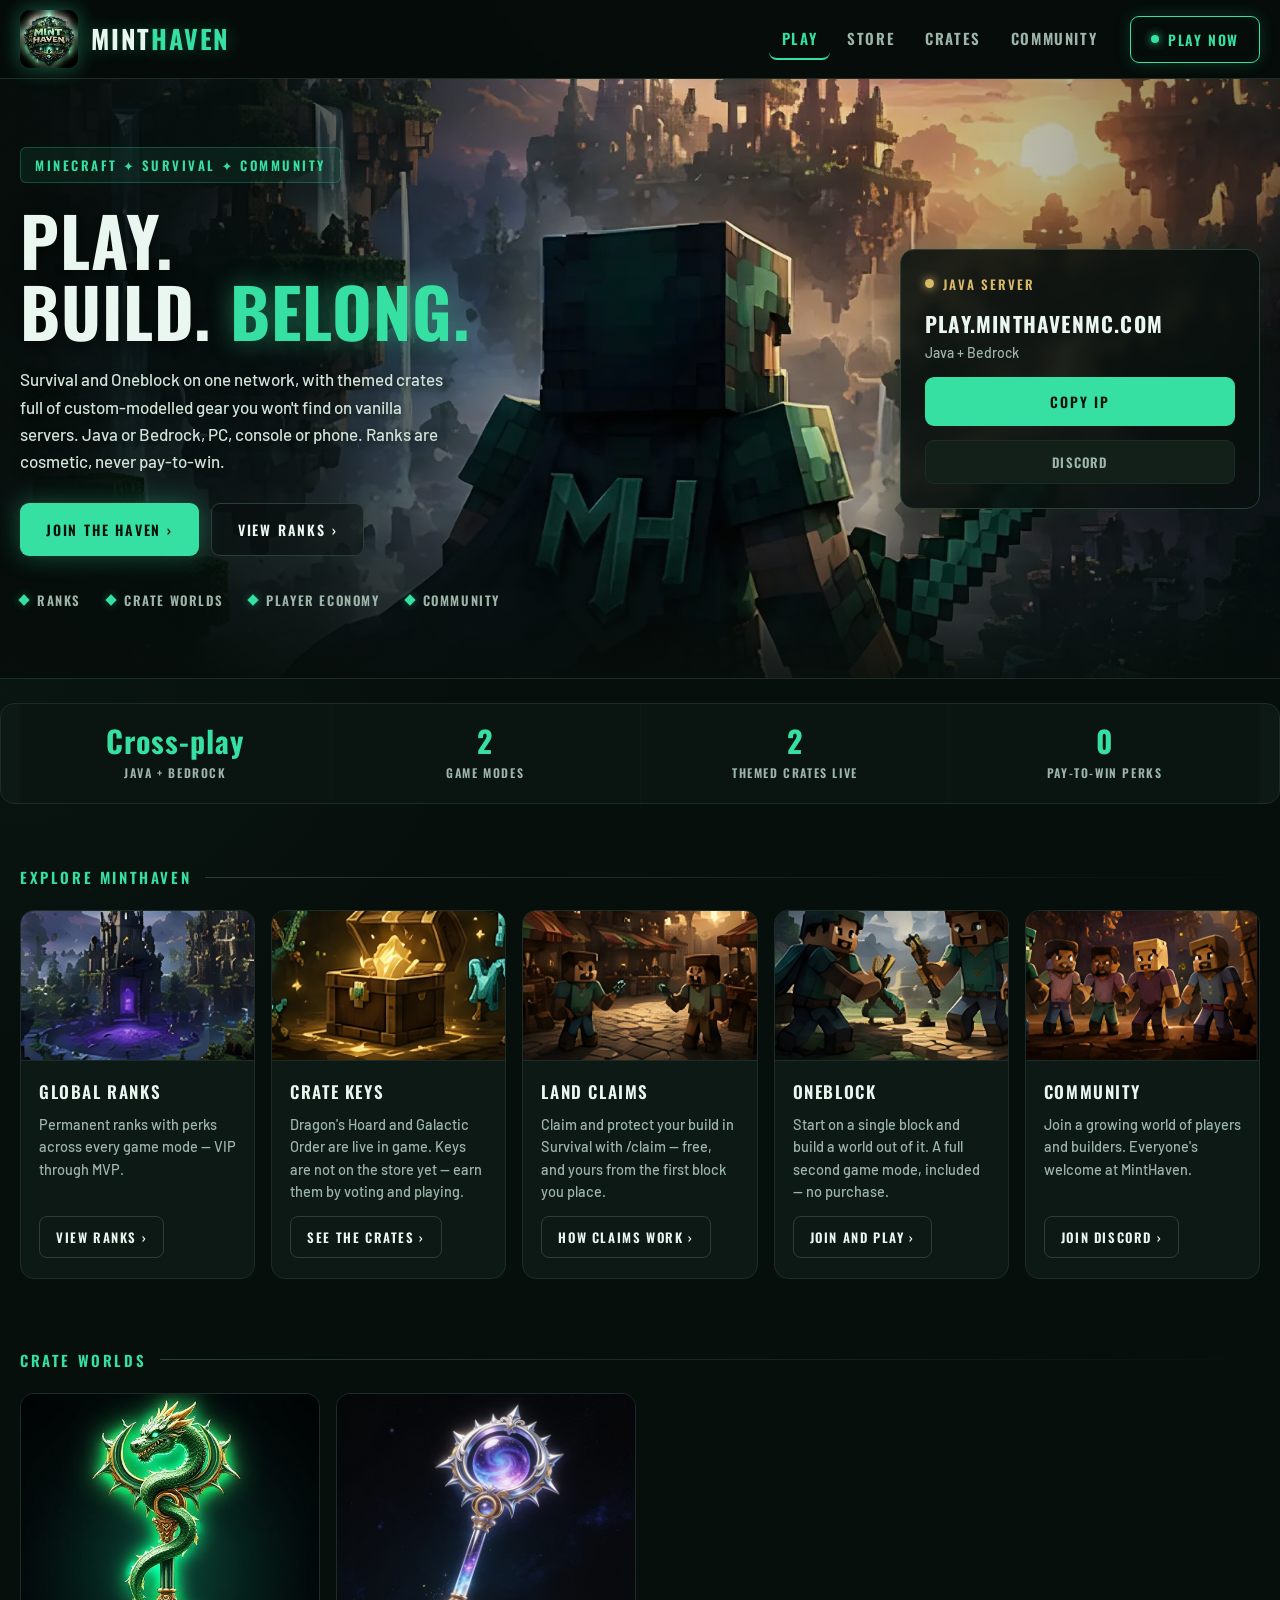
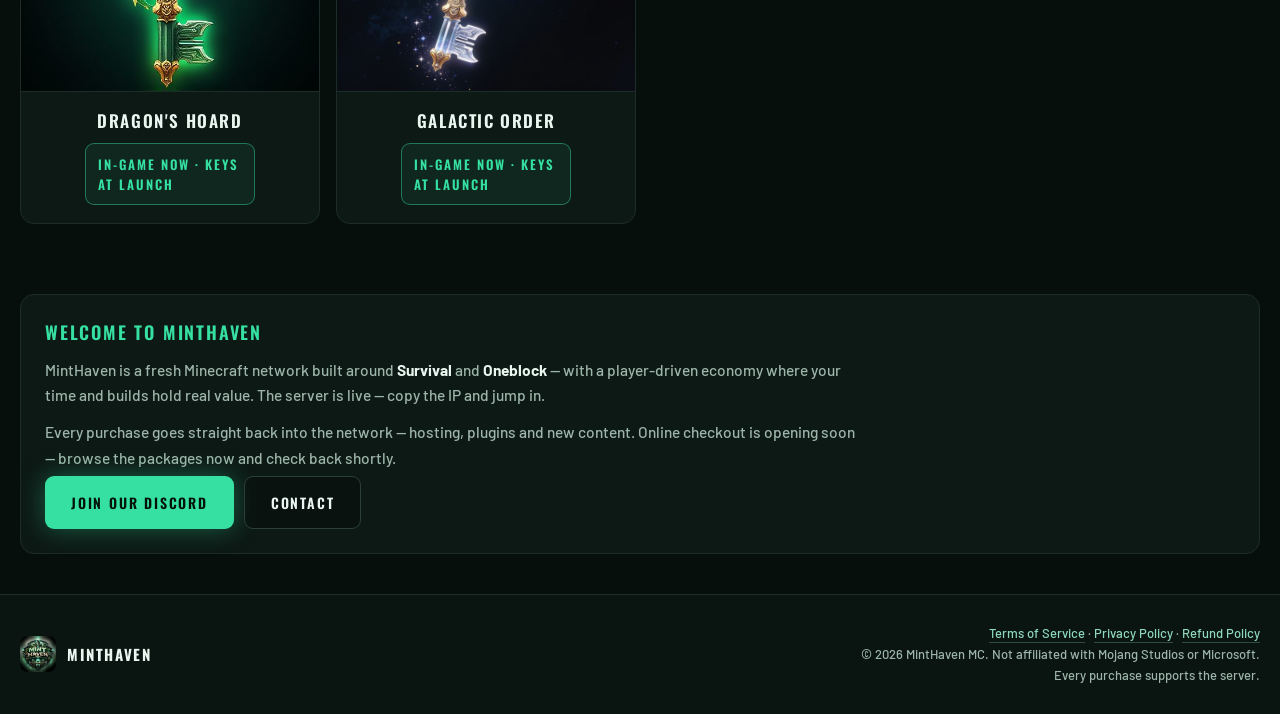
<file: index.html>
<!DOCTYPE html>
<html lang="en">
<head>
<meta charset="UTF-8">
<meta name="viewport" content="width=device-width, initial-scale=1.0">
<title>MintHaven — Play. Build. Belong.</title>
<meta name="description" content="MintHaven: Minecraft Survival and Oneblock with themed crates and custom gear. Java + Bedrock. Cosmetic ranks, never pay-to-win.">
<meta name="robots" content="index,follow">
<meta name="theme-color" content="#070f0c">
<meta property="og:type" content="website">
<meta property="og:site_name" content="MintHaven MC">
<meta property="og:title" content="MintHaven — Play. Build. Belong.">
<meta property="og:description" content="MintHaven: Minecraft Survival and Oneblock with themed crates and custom gear. Java + Bedrock. Cosmetic ranks, never pay-to-win.">
<meta property="og:url" content="https://store.minthavenmc.com/">
<meta property="og:image" content="https://store.minthavenmc.com/assets/og.jpg">
<meta property="og:image:alt" content="MintHaven — Minecraft Survival, Oneblock and custom crates">
<meta property="og:image:width" content="1200">
<meta property="og:image:height" content="630">
<meta name="twitter:card" content="summary_large_image">
<meta name="twitter:title" content="MintHaven — Play. Build. Belong.">
<meta name="twitter:description" content="MintHaven: Minecraft Survival and Oneblock with themed crates and custom gear. Java + Bedrock. Cosmetic ranks, never pay-to-win.">
<meta name="twitter:image" content="https://store.minthavenmc.com/assets/og.jpg">
<link rel="canonical" href="https://store.minthavenmc.com/">
<link rel="icon" type="image/png" href="assets/favicon.png">
<link rel="apple-touch-icon" href="assets/apple-touch.png">
<link rel="preload" as="image" href="assets/hero-art-820.webp" media="(max-width:820px)">
<link rel="preload" as="image" href="assets/hero-art-1600.webp" media="(min-width:821px)">
<link rel="preconnect" href="https://fonts.googleapis.com">
<link rel="preconnect" href="https://fonts.gstatic.com" crossorigin>
<link href="https://fonts.googleapis.com/css2?family=Oswald:wght@500;600;700&family=Barlow:wght@400;500;600;700&display=swap" rel="stylesheet">
<style>
:root{
  --bg:#070f0c;
  --bg2:#0a1411;
  --panel:#0d1915;
  --panel-2:#122019;
  --slot:#091310;
  --line:#1d2c26;
  --line-2:#2a3f36;
  --mint:#35e0a2;
  --mint-dim:#8fd9bd;
  --mint-deep:#17835c;
  --mint-glow:rgba(53,224,162,.4);
  --text:#eaf6f0;
  --muted:#9db5aa;
  --disp:"Oswald",system-ui,sans-serif;
  --body:"Barlow",system-ui,sans-serif;
  --r:10px;
}
*{margin:0;padding:0;box-sizing:border-box}
html{background:var(--bg);scroll-behavior:smooth}
body{
  font-family:var(--body);font-size:16px;color:var(--text);
  min-height:100vh;display:flex;flex-direction:column;
  background:
    radial-gradient(1000px 500px at 80% -100px, rgba(53,224,162,.06), transparent 60%),
    radial-gradient(800px 600px at 0% 30%, rgba(53,224,162,.03), transparent 60%),
    var(--bg);
}
body.modal-open{overflow:hidden}
a{color:inherit;text-decoration:none}
button{font-family:inherit;cursor:pointer;border:none;background:none}
img,svg{display:block}
.disp{font-family:var(--disp)}
.sr-only{
  position:absolute;width:1px;height:1px;padding:0;margin:-1px;overflow:hidden;
  clip:rect(0,0,0,0);white-space:nowrap;border:0;
}
.skip-link{
  position:absolute;left:20px;top:-48px;z-index:200;
  padding:10px 14px;border-radius:8px;background:var(--mint);color:#04120c;
  font-family:var(--disp);font-weight:600;letter-spacing:1.2px;text-transform:uppercase;
}
.skip-link:focus{top:12px}
:focus-visible{
  outline:2px solid var(--mint);
  outline-offset:3px;
}

/* ---------- top nav ---------- */
.topbar{
  background:rgba(6,12,10,.94);
  border-bottom:1px solid var(--line);
  position:sticky;top:0;z-index:50;
  backdrop-filter:blur(8px);
}
.topbar-inner{
  max-width:1280px;margin:0 auto;padding:0 20px;
  height:78px;display:flex;align-items:center;gap:20px;
}
.brand{display:flex;align-items:center;gap:13px;margin-right:auto}
.brand img{height:58px;width:58px;object-fit:cover;border-radius:10px;box-shadow:0 0 20px rgba(53,224,162,.4)}
.brand .bn{font-family:var(--disp);font-weight:700;font-size:26px;letter-spacing:1.8px;text-transform:uppercase;line-height:1.02;text-shadow:0 0 18px rgba(53,224,162,.3)}
.brand .bn span{color:var(--mint)}
.nav-links{display:flex;gap:4px}
.nav-links a{
  font-family:var(--disp);font-weight:600;font-size:15px;letter-spacing:1.6px;text-transform:uppercase;
  color:var(--muted);padding:9px 13px;border-radius:8px;
  border-bottom:2px solid transparent;transition:color .12s;
}
.nav-links a.active{color:var(--mint);border-bottom-color:var(--mint)}
.menu-btn{
  display:none;align-items:center;
  font-family:var(--disp);font-weight:600;font-size:14px;letter-spacing:1.4px;text-transform:uppercase;
  color:var(--text);border:1px solid var(--line-2);border-radius:9px;padding:11px 15px;
}
.menu-btn:hover{border-color:var(--mint);color:var(--mint)}
.play-btn{
  font-family:var(--disp);font-weight:600;font-size:14px;letter-spacing:1.6px;text-transform:uppercase;
  border:1px solid var(--mint);color:var(--mint);border-radius:9px;
  padding:12px 20px;display:inline-flex;align-items:center;gap:9px;
  box-shadow:0 0 16px rgba(53,224,162,.18), inset 0 0 12px rgba(53,224,162,.06);
  transition:background .15s, color .15s;
}
.play-btn .dot{width:8px;height:8px;border-radius:50%;background:var(--mint);box-shadow:0 0 8px var(--mint)}
.play-btn.soon{border-color:var(--line-2);color:var(--muted);box-shadow:none;cursor:default}
.play-btn.soon .dot{background:#c9a24a;box-shadow:0 0 8px #c9a24a}

/* ---------- hero (home) ---------- */
.hero{
  position:relative;overflow:hidden;min-height:600px;display:flex;align-items:center;
  border-bottom:1px solid var(--line);
  background:
    linear-gradient(90deg, rgba(6,13,10,.94) 0%, rgba(6,13,10,.7) 24%, rgba(6,13,10,.12) 46%, rgba(6,13,10,.04) 60%, rgba(6,13,10,.5) 100%),
    linear-gradient(0deg, rgba(7,15,12,.85) 0%, transparent 30%),
    url("assets/hero-art-1600.webp") center 60% / cover;
}
@media(max-width:820px){.hero{background:
    linear-gradient(0deg, rgba(7,15,12,.92) 0%, rgba(6,13,10,.55) 55%, rgba(6,13,10,.35) 100%),
    url("assets/hero-art-820.webp") center 60% / cover}}
.hero-inner{
  width:100%;max-width:1280px;margin:0 auto;padding:56px 20px;
  display:grid;grid-template-columns:1.15fr .85fr;gap:36px;align-items:center;
}
.hero-copy{max-width:520px}
.eyebrow{
  display:inline-flex;align-items:center;gap:10px;
  font-family:var(--disp);font-weight:600;font-size:13px;letter-spacing:2.5px;color:var(--mint);
  background:rgba(53,224,162,.08);border:1px solid rgba(53,224,162,.25);
  padding:7px 14px;border-radius:6px;margin-bottom:22px;text-transform:uppercase;
}
.hero h1{
  font-family:var(--disp);font-weight:700;font-size:clamp(40px,5.6vw,68px);
  line-height:1.04;letter-spacing:1px;text-transform:uppercase;
  text-shadow:0 4px 24px rgba(0,0,0,.6);
}
.hero h1 .m{color:var(--mint);text-shadow:0 0 26px rgba(53,224,162,.45)}
.hero .sub{margin-top:20px;font-size:17px;font-weight:500;color:#cfe3d9;max-width:440px;line-height:1.6;text-shadow:0 2px 8px rgba(0,0,0,.6)}
.cta-row{margin-top:28px;display:flex;gap:12px;flex-wrap:wrap}
.btn{
  display:inline-flex;align-items:center;justify-content:center;gap:10px;
  font-family:var(--disp);font-weight:600;font-size:14px;letter-spacing:1.8px;text-transform:uppercase;
  border-radius:9px;padding:15px 26px;transition:transform .12s, filter .15s, background .15s;
}
.btn:active{transform:translateY(1px)}
.btn-solid{background:var(--mint);color:#04120c;box-shadow:0 0 24px rgba(53,224,162,.35)}
.btn-solid:hover{filter:brightness(1.08)}
.btn-line{border:1px solid var(--line-2);color:var(--text);background:rgba(6,13,10,.5)}
.btn-line:hover{border-color:var(--mint);color:var(--mint)}
.chip-row{margin-top:34px;display:flex;gap:26px;flex-wrap:wrap}
.chip{display:inline-flex;align-items:center;gap:9px;font-family:var(--disp);font-weight:600;font-size:13px;letter-spacing:1.6px;color:var(--muted);text-transform:uppercase;transition:color .12s}
.chip .d{width:8px;height:8px;background:var(--mint);rotate:45deg;box-shadow:0 0 8px var(--mint-glow)}
.chip:hover{color:var(--text)}

/* server card */
.server-card{
  background:rgba(9,17,14,.88);border:1px solid var(--line-2);border-radius:14px;
  padding:24px;backdrop-filter:blur(6px);
  box-shadow:0 18px 50px rgba(0,0,0,.5), 0 0 30px rgba(53,224,162,.07);
  max-width:360px;justify-self:end;width:100%;
}
.sc-top{display:flex;align-items:center;justify-content:space-between;gap:10px}
.sc-players{font-family:var(--disp);font-weight:600;font-size:12px;letter-spacing:1.2px;color:var(--muted);text-transform:uppercase;white-space:nowrap}
.sc-status{display:flex;align-items:center;gap:9px;font-family:var(--disp);font-weight:600;font-size:13px;letter-spacing:2px;text-transform:uppercase}
.sc-status .dot{width:9px;height:9px;border-radius:50%;flex:none}
.sc-status.on{color:var(--mint)} .sc-status.on .dot{background:var(--mint);box-shadow:0 0 10px var(--mint)}
.sc-status.soon{color:#d8b968} .sc-status.soon .dot{background:#d8b968;box-shadow:0 0 10px #d8b968}
.sc-ip{font-family:var(--disp);font-weight:700;font-size:21px;letter-spacing:1.2px;margin-top:14px;text-transform:uppercase}
.sc-ip.muted{color:var(--muted)}
.sc-note{font-size:14px;color:var(--muted);font-weight:500;margin-top:5px}
.sc-copy{
  margin-top:16px;width:100%;
  font-family:var(--disp);font-weight:600;font-size:14px;letter-spacing:1.8px;text-transform:uppercase;
  background:var(--mint);color:#04120c;border-radius:9px;padding:14px 0;
  transition:filter .15s, transform .12s;
}
button.sc-copy:hover{filter:brightness(1.08)} button.sc-copy:active{transform:translateY(1px)}
.sc-copy.is-soon{background:var(--panel-2);color:var(--muted);border:1px solid var(--line-2);text-align:center}
.sc-social{margin-top:14px;display:flex;gap:9px}
.sc-social a{
  flex:1;display:flex;align-items:center;justify-content:center;
  background:var(--panel-2);border:1px solid var(--line);border-radius:9px;
  padding:11px 0;font-family:var(--disp);font-weight:600;font-size:13px;letter-spacing:1.2px;color:var(--muted);text-transform:uppercase;
}
.sc-social a:hover{border-color:var(--mint);color:var(--mint)}

/* stats bar */
.stats-bar{
  max-width:1280px;margin:0 auto;padding:0 20px;width:100%;
  display:grid;grid-template-columns:repeat(4,1fr);gap:1px;
  background:var(--panel);border:1px solid var(--line);border-radius:14px;overflow:hidden;margin-top:8px;
}
.stat{background:var(--bg2);padding:22px 16px;text-align:center}
.stat-n{font-family:var(--disp);font-weight:700;font-size:30px;letter-spacing:1px;color:var(--mint);line-height:1}
.stat-l{font-family:var(--disp);font-weight:600;font-size:12px;letter-spacing:1.6px;color:var(--muted);text-transform:uppercase;margin-top:8px}
@media(max-width:560px){.stats-bar{padding:0}}

/* trusted-by */
.trusted{text-align:center;padding-top:30px;padding-bottom:8px}
.trusted-label{font-family:var(--disp);font-weight:600;font-size:13px;letter-spacing:2.4px;color:var(--mint);text-transform:uppercase}
.trusted-row{margin-top:16px;display:flex;flex-wrap:wrap;gap:28px 44px;align-items:center;justify-content:center}
.trusted-item{font-family:var(--disp);font-weight:700;font-size:17px;letter-spacing:1.5px;color:var(--muted);text-transform:uppercase;opacity:.7}
.about p{max-width:820px}

/* ---------- home sections ---------- */
.section{max-width:1280px;margin:0 auto;padding:46px 20px 8px;width:100%}
.sec-head{font-family:var(--disp);font-weight:600;font-size:15px;letter-spacing:2.6px;color:var(--mint);text-transform:uppercase;display:flex;align-items:center;gap:14px}
.sec-head::after{content:"";height:1px;flex:1;background:linear-gradient(90deg,var(--line-2),transparent)}
.feature-grid{display:grid;grid-template-columns:repeat(5,1fr);gap:16px;margin-top:22px}
.fcard{
  background:var(--panel);border:1px solid var(--line);border-radius:14px;overflow:hidden;
  display:flex;flex-direction:column;transition:transform .15s, border-color .15s, box-shadow .15s;
}
.fc-img{width:100%;height:150px;overflow:hidden;border-bottom:1px solid var(--line)}
.fcard .fc-img img{width:100%;height:100%;object-fit:cover;transition:transform .3s}
@media(hover:hover){.fcard:hover .fc-img img{transform:scale(1.05)}}
.fcard .fc-body{padding:18px 18px 20px;display:flex;flex-direction:column;gap:9px;flex:1}
.fcard h3{font-family:var(--disp);font-weight:600;font-size:17px;letter-spacing:1.6px;text-transform:uppercase}
.fcard p{font-size:14.5px;color:var(--muted);font-weight:500;line-height:1.55;flex:1}
.fcard .fc-btn{
  align-self:flex-start;margin-top:4px;
  font-family:var(--disp);font-weight:600;font-size:13px;letter-spacing:1.6px;text-transform:uppercase;
  border:1px solid var(--line-2);color:var(--text);border-radius:8px;padding:10px 16px;
  transition:border-color .15s,color .15s;
}
@media(hover:hover){
  .fcard:hover{transform:translateY(-4px);border-color:var(--mint);box-shadow:0 14px 40px rgba(0,0,0,.45), 0 0 24px rgba(53,224,162,.12)}
  .fcard .fc-btn:hover{border-color:var(--mint);color:var(--mint)}
}

/* crate worlds */
.world-grid{display:grid;grid-template-columns:repeat(auto-fit,minmax(220px,300px));gap:16px;margin-top:22px}
.wcard{
  background:var(--panel);border:1px solid var(--line);border-radius:14px;overflow:hidden;
  display:flex;flex-direction:column;transition:transform .15s, border-color .15s, box-shadow .15s;
}
.wc-img{width:100%;aspect-ratio:1;overflow:hidden;border-bottom:1px solid var(--line)}
.wcard .wc-img img{width:100%;height:100%;object-fit:cover;transition:transform .3s}
.wcard .wc-body{padding:16px 14px 18px;display:flex;flex-direction:column;align-items:center;gap:10px;flex:1}
.wcard h3{font-family:var(--disp);font-weight:600;font-size:17px;letter-spacing:1.6px;text-transform:uppercase;text-align:center;flex:1}
@media(hover:hover){
  .wcard:hover{transform:translateY(-4px);border-color:var(--mint);box-shadow:0 14px 40px rgba(0,0,0,.45), 0 0 24px rgba(53,224,162,.12)}
  .wcard:hover .wc-img img{transform:scale(1.05)}
}

/* ---------- store layout (category pages) ---------- */
.wrap{
  width:100%;max-width:1280px;margin:26px auto 30px;padding:0 20px;
  display:grid;grid-template-columns:270px 1fr;gap:22px;align-items:start;flex:1;
}
.wrap.home-mode{display:flex;flex-direction:column;align-items:stretch;padding:0;max-width:none;margin:0 0 30px;gap:0}
.wrap.home-mode .main{width:100%}
.wrap.home-mode .side{display:none}
.side{display:flex;flex-direction:column;gap:14px;position:sticky;top:88px}
.panel{background:var(--panel);border:1px solid var(--line);border-radius:14px}
.logo-card{padding:16px;text-align:center}
.logo-card img{width:100%;border-radius:10px}
.logo-sub{font-family:var(--disp);font-weight:600;font-size:13px;letter-spacing:2.2px;color:var(--muted);margin-top:12px;text-transform:uppercase}
.nav-card{padding:8px}
.nav-item{
  display:flex;align-items:center;gap:11px;width:100%;text-align:left;
  padding:12px 14px;margin:2px 0;border-radius:9px;color:var(--muted);
  font-family:var(--disp);font-weight:600;font-size:13.5px;letter-spacing:1.4px;text-transform:uppercase;
  transition:color .12s, background .12s;
}
.nav-item.active{background:rgba(53,224,162,.1);color:var(--mint);box-shadow:inset 0 0 0 1px rgba(53,224,162,.3)}
.nav-item .dot{width:8px;height:8px;border-radius:3px;flex:none;box-shadow:0 0 8px currentColor}
.nav-group-head{
  display:flex;align-items:center;gap:11px;width:100%;text-align:left;
  padding:12px 14px;margin:2px 0;color:var(--text);
  font-family:var(--disp);font-weight:600;font-size:13.5px;letter-spacing:1.4px;text-transform:uppercase;
}
.nav-group-head .caret{margin-left:auto;transition:transform .15s;color:var(--muted);font-size:13px}
.nav-group.open .caret{transform:rotate(180deg)}
.nav-sub{display:none;padding-left:12px}
.nav-group.open .nav-sub{display:block}
.side-note{padding:18px;text-align:center}
.side-note .t{font-family:var(--disp);font-weight:600;font-size:13px;letter-spacing:2px;color:var(--mint);margin-bottom:8px;text-transform:uppercase}
.side-note p{font-size:13.5px;color:var(--muted);font-weight:500;line-height:1.55}

.main{display:flex;flex-direction:column;gap:16px;min-width:0;scroll-margin-top:84px}
.card{padding:24px}
.card h2{font-family:var(--disp);font-weight:600;font-size:18px;letter-spacing:1.8px;color:var(--mint);margin-bottom:12px;text-transform:uppercase}
.card p{font-size:15.5px;line-height:1.65;color:var(--muted);font-weight:500}
.card p + p{margin-top:11px}
.card p strong{color:var(--text)}
.btn-row{display:flex;gap:10px;flex-wrap:wrap;margin-top:6px}

.cat-head{
  padding:18px 22px;
  display:flex;align-items:baseline;justify-content:space-between;gap:12px;flex-wrap:wrap;
}
.cat-head .ct{font-family:var(--disp);font-weight:600;font-size:19px;letter-spacing:2px;text-transform:uppercase}
.cat-head .cb{font-size:14px;color:var(--muted);font-weight:500}
.grid{display:grid;grid-template-columns:repeat(3,1fr);gap:14px}
.prod{
  padding:14px 14px 16px;text-align:center;
  display:flex;flex-direction:column;align-items:center;gap:5px;
  transition:transform .15s, border-color .15s, box-shadow .15s;
}
.tile{
  width:100%;height:112px;position:relative;margin-bottom:10px;
  background:var(--slot);border:1px solid var(--tile-c, var(--line-2));border-radius:10px;
  box-shadow:inset 0 0 30px var(--tile-g, rgba(53,224,162,.08));
  display:flex;align-items:center;justify-content:center;
}
.tile svg{width:68px;height:68px;image-rendering:pixelated;filter:drop-shadow(0 0 9px var(--tile-g, rgba(53,224,162,.35)))}
.badge{
  position:absolute;right:9px;top:9px;
  background:rgba(6,12,10,.9);color:var(--mint-dim);border:1px solid var(--line-2);border-radius:6px;
  font-family:var(--disp);font-weight:600;font-size:13px;letter-spacing:1px;padding:2px 8px;
}
.prod .name{font-size:15.5px;font-weight:600;color:var(--text);line-height:1.3;flex:1;display:flex;align-items:center;justify-content:center}
.prod .buy,.prod .buy-state{margin-top:auto}
.prod .price{font-family:var(--disp);font-weight:600;font-size:16px;letter-spacing:1px;color:var(--mint);margin:3px 0 10px}
.prod .buy{
  width:100%;max-width:170px;min-height:44px;
  font-family:var(--disp);font-weight:600;font-size:13px;letter-spacing:2px;text-transform:uppercase;
  background:var(--mint);color:#04120c;border-radius:9px;
  transition:filter .15s, transform .12s;
}
.prod .buy:active{transform:translateY(1px)}
.buy-state{
  width:100%;max-width:170px;min-height:44px;
  display:inline-flex;align-items:center;justify-content:center;
  padding:10px 12px;border-radius:9px;border:1px solid var(--line-2);
  background:var(--panel-2);color:var(--muted);
  font-family:var(--disp);font-weight:600;font-size:13px;letter-spacing:2px;text-transform:uppercase;
}
/* a crate that exists in-game reads live; a roadmap teaser reads muted and stays labelled */
.wcard:not(.is-soon) .buy-state{border-color:rgba(53,224,162,.45);color:var(--mint);background:rgba(53,224,162,.07)}
.wcard.is-soon .wc-img img{filter:saturate(.55) brightness(.82)}
@media(hover:hover){
  .nav-item:not(.active):hover{color:var(--text);background:rgba(255,255,255,.03)}
  .nav-links a:hover{color:var(--text)}
  .prod:hover{transform:translateY(-4px);border-color:var(--mint);box-shadow:0 12px 34px rgba(0,0,0,.45), 0 0 22px rgba(53,224,162,.1)}
  .prod .buy:hover{filter:brightness(1.08)}
}

/* ---------- footer ---------- */
footer{border-top:1px solid var(--line);background:var(--bg2);margin-top:auto}
.foot-inner{
  max-width:1280px;margin:0 auto;padding:28px 20px;
  display:flex;align-items:center;justify-content:space-between;gap:16px;flex-wrap:wrap;
}
.foot-brand{display:flex;align-items:center;gap:11px}
.foot-brand img{height:36px;width:36px;object-fit:cover;border-radius:8px}
.foot-brand .bn{font-family:var(--disp);font-weight:700;font-size:15px;letter-spacing:1.6px;text-transform:uppercase}
.foot-inner .fb{font-size:13px;color:var(--muted);font-weight:500;line-height:1.6;text-align:right}
.foot-inner .fb .flegal a{color:var(--mint-dim);border-bottom:1px solid rgba(143,217,189,.28);padding-bottom:1px}
.foot-inner .fb .flegal a:hover{color:var(--mint);border-bottom-color:var(--mint)}

/* ---------- modal ---------- */
.modal-bg{
  position:fixed;inset:0;background:rgba(3,8,6,.8);backdrop-filter:blur(4px);
  display:none;align-items:center;justify-content:center;z-index:100;padding:16px;
}
.modal-bg.open{display:flex}
.modal{
  background:var(--panel-2);border:1px solid var(--line-2);border-radius:14px;
  box-shadow:0 30px 80px rgba(0,0,0,.6), 0 0 40px rgba(53,224,162,.1);
  max-width:430px;width:100%;padding:28px;text-align:center;
}
.modal .tile{height:120px;max-width:200px;margin:0 auto 12px}
.modal h3{font-family:var(--disp);font-weight:600;font-size:19px;letter-spacing:1.6px;text-transform:uppercase;margin-bottom:4px}
.modal .mp{font-size:15px;color:var(--muted);font-weight:500;line-height:1.6;margin:12px 0 20px}
.modal .price-line{font-family:var(--disp);font-weight:600;font-size:17px;letter-spacing:1px;color:var(--mint)}
.modal .btn + .btn{margin-left:8px}

/* ---------- toast ---------- */
.toast{
  position:fixed;top:80px;left:50%;transform:translateX(-50%) translateY(-160px);
  background:#0a1411;color:var(--mint);border:1px solid var(--mint);border-radius:10px;
  font-family:var(--disp);font-weight:600;font-size:14px;letter-spacing:1.4px;text-transform:uppercase;
  padding:13px 22px;z-index:120;
  transition:transform .25s ease;box-shadow:0 0 28px rgba(53,224,162,.3);
  visibility:hidden;
}
.toast.show{transform:translateX(-50%) translateY(0);visibility:visible}

/* ---------- responsive ---------- */
@media(max-width:1100px){
  .feature-grid{grid-template-columns:repeat(3,1fr);gap:14px}
}
@media(max-width:1000px){
  .hero-inner{grid-template-columns:1fr;padding:44px 18px}
  .server-card{justify-self:stretch;max-width:none}
  .stats-bar{grid-template-columns:repeat(3,1fr)}
  .stat-n{font-size:26px}
  .menu-btn{display:inline-flex}
  .nav-links{
    display:none;position:absolute;top:78px;left:0;right:0;
    flex-direction:column;gap:2px;padding:10px 14px 14px;
    background:rgba(6,12,10,.98);border-bottom:1px solid var(--line-2);
  }
  .nav-links.open{display:flex}
  .nav-links a{padding:13px 12px;border-bottom:none;border-radius:8px}
  .nav-links a.active{background:rgba(53,224,162,.1)}
}
@media(max-width:900px){
  .wrap{display:flex;flex-direction:column;gap:14px;align-items:stretch}
  .side{position:static;display:flex;flex-direction:column;gap:14px}
  .grid{grid-template-columns:repeat(2,1fr)}
  .brand .bn{font-size:16px}
}
@media(max-width:660px){
  .feature-grid{grid-template-columns:repeat(2,1fr)}
  .stats-bar{grid-template-columns:repeat(2,1fr)}
}
@media(max-width:520px){
  .grid{grid-template-columns:1fr}
  .play-btn{display:none}
}
@media(max-width:440px){
  .feature-grid,.world-grid{grid-template-columns:1fr}
}
@media(prefers-reduced-motion:reduce){
  html{scroll-behavior:auto}
  .btn,.fcard,.fc-btn,.fc-img img,.wcard,.wc-img img,.nav-item,.prod,.prod .buy,.toast,.nav-group-head .caret,.chip{transition:none}
}
  .prod .perks{list-style:none;margin:10px 0 4px;padding:0;text-align:left;display:grid;gap:5px}
  .prod .perks li{font-size:13px;line-height:1.35;color:var(--muted,#9aa4b2);padding-left:16px;position:relative}
  .prod .perks li::before{content:"";position:absolute;left:2px;top:6px;width:6px;height:6px;border-radius:50%;background:var(--mint,#57F2B2);opacity:.8}
</style>
</head>
<body>
<a class="skip-link" href="#main">Skip to content</a>
<noscript>
  <div class="section" style="padding-top:18px;padding-bottom:18px">
    <div class="card panel">
      <h2>JavaScript Required</h2>
      <p>This store uses a single-file client-side catalog. Enable JavaScript to browse packages.</p>
    </div>
  </div>
</noscript>

<!-- ============ CONFIG — edit these to go live ============ -->
<script>
const CONFIG = {
  // LIVE 2026-08-04: A + SRV (_minecraft._tcp.play) both resolve, mcsrvstat reports
  // online on 9175. Players connect with the bare hostname, no port.
  serverIp: "play.minthavenmc.com",
  javaVersion: "Java + Bedrock",              // shown under the IP on the server card
  playersOnline: "",                          // e.g. "1,248" — empty = no player count shown (never fake it)
  discord:  "https://discord.gg/S7c74MQbDR",  // MintHaven Discord invite (permanent)
  twitter:  "",                               // TODO full https URL (empty = hidden)
  youtube:  "",                               // TODO full https URL (empty = hidden)
  tiktok:   "",                               // TODO full https URL (empty = hidden)
  trailerUrl: "",                             // TODO trailer link (empty = Watch Trailer button hidden — no dead link)
  contactEmail: "support@minthavenmc.com",    // forwards to operator inbox (Namecheap forward)
  // Tebex store base URL. Buy buttons need BOTH this and a per-item checkoutId below.
  // Verified 2026-10-06: minthaven.tebex.store IS linked (server 2388645, plugin
  // secret-key live) and has all 4 Ranks packages for sale with real IDs (wired below)
  // — but the storefront itself still 404s, meaning it hasn't been hit Publish in the
  // Tebex Creator dashboard yet. Flip this to "https://minthaven.tebex.store" the moment
  // that one owner action happens — everything else is ready. Empty = honest "checkout
  // opening soon" UI with hidden checkout buttons, which is still the true state today.
  checkoutUrl: "",

  // Homepage stats strip. Keep these TRUE — swap to real metrics as they become real.
  stats: [
    { n:"Cross-play", l:"Java + Bedrock" },
    { n:"2",          l:"Game modes" },
    { n:"2",          l:"Themed crates live" },
    { n:"0",          l:"Pay-to-win perks" }
  ],
  // "Trusted by" partner logos. Leave empty until real partnerships exist (strip hides itself).
  partners: []
};

/* CATALOG — every entry here MUST exist on Tebex and be deliverable in game.
   As of 2026-08-04 that is exactly the four ranks: Tebex /listing returns one category
   (Ranks) with 4 packages, and /plugins/ExcellentCrates/keys holds two keys that have no
   Tebex package yet. The 45 crate/claim/furniture SKUs that used to live here were
   cloned from another server's store in July and none of them existed — including a
   purchasable mob spawner, which would have been pay-to-win even if it had.
   Per item: url = full checkout link (or checkoutId once Tebex is up → composes
   checkoutUrl + "/package/" + checkoutId). */
const CATALOG = {
  "ranks": {
    label:"Global Ranks", tile:"mint", blurb:"Permanent cosmetic ranks across every game mode. Each tier contains the one below it — upgrades are pay-the-difference. No combat, mining or income advantage, ever.",
    items:[
      { id:"vip",   name:"VIP",   price:9.99,  art:"helm-iron",  checkoutId:"7573412",
        perks:["Green VIP tag in chat and tab","5 homes (up from 3)","/hat and /nick","/back after a teleport","Weekly VIP cosmetic kit"] },
      { id:"pro",   name:"Pro",   price:14.99, art:"helm-dia",  badge:"POPULAR", checkoutId:"7573416",
        perks:["Everything in VIP","Blue Pro tag","8 homes","Rename and re-lore your items","Disguise as cow, pig, sheep or chicken","Weekly Pro cosmetic kit"] },
      { id:"mvp",   name:"MVP",   price:19.99, art:"helm-gold",  checkoutId:"7573418",
        perks:["Everything in Pro","Pink MVP tag","12 homes","Your own personal time and weather","/near to find players around you","Disguise as wolf, fox, axolotl or allay","Weekly MVP cosmetic kit"] },
      { id:"haven", name:"HAVEN", price:29.99, art:"crown",  checkoutId:"7573419",
        perks:["Everything in MVP","Bold green HAVEN tag","20 homes","Coloured and hex-coloured nicknames","Disguise as ANY mob","Weekly HAVEN kit, including a dragon head"] }
    ]
  },
};

/* CRATE WORLDS — themed crate showcase on the homepage.
   A card without `soon` means the crate EXISTS in-game and a player can open it today.
   Exactly two do: Dragon's Hoard and Galactic Order (the space crate — its rewards are the
   nexo:galaxy_* items, which is why it carries the galaxy key art). The rest are roadmap
   teasers and must stay labelled, or the page promises a crate the server does not have.
   Keys aren't sellable yet either, so no prices/links until Tebex is published. */
const WORLDS = [
  { id:"world-dragons-hoard",  name:"Dragon's Hoard", img:"world-dragon.jpg" },
  { id:"world-galactic-order", name:"Galactic Order", img:"world-galaxy.jpg" },
];
</script>

<!-- ============ top nav ============ -->
<div class="topbar">
  <div class="topbar-inner">
    <a class="brand" href="#home" aria-label="MintHaven — home">
      <img src="assets/emblem.jpg" alt="">
      <span class="bn">Mint<span>Haven</span></span>
    </a>
    <button class="menu-btn" id="menuBtn" type="button" aria-expanded="false" aria-controls="topNav" aria-label="Menu">☰ Menu</button>
    <nav class="nav-links" id="topNav" aria-label="Main">
      <a href="#home" data-page="home">Play</a>
      <a href="#ranks" data-page="shop">Store</a>
      <a href="#home" data-scroll="worlds">Crates</a>
      <a href="#home" data-scroll="community">Community</a>
    </nav>
    <button class="play-btn" id="playBtn"><span class="dot"></span><span id="playBtnText"></span></button>
  </div>
</div>

<!-- ============ store layout ============ -->
<div class="wrap" id="wrapEl">
  <aside class="side">
    <div class="logo-card panel">
      <img src="assets/emblem.jpg" alt="MintHaven emblem" decoding="async">
      <div class="logo-sub">Official Server Store</div>
    </div>
    <nav class="nav-card panel" id="nav" aria-label="Store categories"></nav>
    <div class="side-note panel">
      <div class="t">Need help?</div>
      <p id="sideHelp"></p>
    </div>
  </aside>
  <main class="main" id="main" tabindex="-1"></main>
</div>

<!-- ============ footer ============ -->
<footer>
  <div class="foot-inner">
    <div class="foot-brand">
      <img src="assets/emblem.jpg" alt="" loading="lazy" decoding="async">
      <span class="bn">MintHaven</span>
    </div>
    <div class="fb">
      <span class="flegal">
        <a href="terms.html">Terms of Service</a> ·
        <a href="privacy.html">Privacy Policy</a> ·
        <a href="refund.html">Refund Policy</a>
      </span><br>
      © <span id="year"></span> MintHaven MC. Not affiliated with Mojang Studios or Microsoft.<br>
      <span id="footNote"></span>
    </div>
  </div>
</footer>

<!-- ============ buy modal ============ -->
<div class="modal-bg" id="modalBg" aria-hidden="true">
  <div class="modal" id="modalCard" role="dialog" aria-modal="true" aria-labelledby="modalName" aria-describedby="modalMsg" tabindex="-1">
    <div id="modalArtWrap"></div>
    <h3 id="modalName"></h3>
    <div class="price-line" id="modalPrice"></div>
    <p class="mp" id="modalMsg"></p>
    <div>
      <a class="btn btn-solid" id="modalGo" target="_blank" rel="noopener" style="display:none">Checkout</a>
      <button class="btn btn-line" id="modalClose">Close</button>
    </div>
  </div>
</div>

<div class="toast" id="toast" role="status" aria-live="polite" aria-atomic="true"></div>

<script>
/* ---------- pixel sprite renderer ---------- */
const SLOT = "#08110d";
function helm(A,B,C){ return [
  [4,3,8,1,B],[3,4,10,3,A],[5,7,6,2,SLOT],
  [3,7,2,4,A],[11,7,2,4,A],[12,4,1,3,C],[3,10,2,1,C],[11,10,2,1,C]
];}
function key(K,L){ return [
  [4,2,4,1,K],[3,3,1,4,K],[7,3,1,4,K],[4,6,4,1,K],
  [5,7,2,6,K],[7,9,2,1,K],[7,12,2,1,K],[4,2,2,1,L]
];}
const CROWN = [
  [3,10,10,3,"#ffd167"],[3,5,2,5,"#ffd167"],[7,4,2,6,"#ffd167"],[11,5,2,5,"#ffd167"],
  [4,11,2,1,"#35e0a2"],[7,11,2,1,"#ff6b61"],[10,11,2,1,"#5bb8ff"],[3,10,10,1,"#ffe49d"]
];
const BLOCK = [
  [3,3,10,3,"#4fca77"],[3,3,10,1,"#8fe0af"],
  [3,6,10,7,"#a9744f"],[3,6,10,1,"#8a5c3b"],
  [5,8,2,2,"#8a5c3b"],[9,10,2,2,"#8a5c3b"],[4,4,2,1,"#b6f0cb"]
];
const TICKET = [
  [2,5,12,6,"#35e0a2"],[2,5,12,1,"#8fe0af"],[2,10,12,1,"#17835c"],
  [7,5,1,6,"#08110d"],[9,7,3,2,"#08110d"],[4,7,2,2,"#08110d"]
];
const STAR = [
  [7,2,2,3,"#ffd167"],[7,11,2,3,"#ffd167"],[2,7,3,2,"#ffd167"],[11,7,3,2,"#ffd167"],
  [5,5,6,6,"#ffd167"],[6,6,4,4,"#ffe49d"],[7,7,2,2,"#fff4d6"]
];
const CLOUD = [
  [3,4,10,3,"#eef4fb"],[4,3,8,1,"#ffffff"],[3,7,10,1,"#9fb4cc"],
  [4,9,1,2,"#5bb8ff"],[7,10,1,2,"#5bb8ff"],[10,9,1,2,"#5bb8ff"],[6,12,1,2,"#5bb8ff"],[9,13,1,2,"#5bb8ff"]
];
const ART = {
  "helm-iron": helm("#c3cdc8","#ecf2ef","#93a09b"),
  "helm-gold": helm("#ffd167","#ffe49d","#cf982a"),
  "helm-dia":  helm("#57d4e0","#a8ecf2","#3aa8b5"),
  "helm-em":   helm("#35e0a2","#8fe0af","#2fae74"),
  "crown":     CROWN,
  "key-mint":  key("#35e0a2","#a5ecc9"),
  "key-gold":  key("#ffd167","#ffe49d"),
  "key-red":   key("#ff6b61","#ffa39c"),
  "key-blue":  key("#5bb8ff","#a6d8ff"),
  "key-cyan":  key("#3ed3c0","#9fe8de"),
  "key-pink":  key("#ff7bc2","#ffb6dd"),
  "key-grey":  key("#aab6b1","#d3dcd8"),
  "block":     BLOCK,
  "ticket":    TICKET,
  "star":      STAR,
  "cloud":     CLOUD
};
const TILES = {
  mint:   ["#2c8f6a","rgba(53,224,162,.3)"],
  blue:   ["#3a6f9e","rgba(91,184,255,.3)"],
  amber:  ["#8f7434","rgba(255,209,103,.28)"],
  purple: ["#6d5a9e","rgba(200,155,255,.3)"],
  teal:   ["#2f8a80","rgba(62,211,192,.3)"]
};
const SITE_URL = "https://store.minthavenmc.com/";
const DEFAULT_TITLE = "MintHaven — Play. Build. Belong.";
const DEFAULT_DESC = "MintHaven: Minecraft Survival and Oneblock with themed crates and custom gear. Java + Bedrock. Cosmetic ranks, never pay-to-win.";
function escapeHtml(value){
  return String(value ?? "").replace(/[&<>"']/g, char => ({
    "&":"&amp;",
    "<":"&lt;",
    ">":"&gt;",
    "\"":"&quot;",
    "'":"&#39;"
  }[char]));
}
function escapeAttr(value){
  return escapeHtml(value).replace(/`/g, "&#96;");
}
function normalizeText(value){
  return String(value ?? "").trim();
}
function safeExternalUrl(value){
  const text = normalizeText(value);
  if (!/^https?:\/\//i.test(text)) return "";
  try {
    const url = new URL(text);
    return /^(https?):$/i.test(url.protocol) && url.hostname.includes(".") ? url.href : "";
  } catch {
    return "";
  }
}
function safeEmail(value){
  const text = normalizeText(value);
  return /^[A-Za-z0-9._%+-]+@[A-Za-z0-9.-]+\.[A-Za-z]{2,}$/.test(text) ? text : "";
}
function safeServerIp(value){
  const text = normalizeText(value);
  return /^[a-z0-9][a-z0-9.:-]{0,252}$/i.test(text) ? text : "";
}
function groupId(value){
  return normalizeText(value).toLowerCase().replace(/[^a-z0-9]+/g, "-").replace(/^-+|-+$/g, "");
}
const SAFE_CONFIG = {
  serverIp: safeServerIp(CONFIG.serverIp),
  discord: safeExternalUrl(CONFIG.discord),
  twitter: safeExternalUrl(CONFIG.twitter),
  youtube: safeExternalUrl(CONFIG.youtube),
  tiktok: safeExternalUrl(CONFIG.tiktok),
  trailerUrl: safeExternalUrl(CONFIG.trailerUrl),
  contactEmail: safeEmail(CONFIG.contactEmail),
  checkoutUrl: safeExternalUrl(CONFIG.checkoutUrl)
};
const SOCIALS = [
  ["Discord", SAFE_CONFIG.discord],
  ["Twitter", SAFE_CONFIG.twitter],
  ["YouTube", SAFE_CONFIG.youtube],
  ["TikTok",  SAFE_CONFIG.tiktok]
].filter(([, url]) => url);
function artSvg(artKey){
  const cells = ART[artKey] || ART["key-mint"];
  const rects = cells.map(([x,y,w,h,f]) => `<rect x="${x}" y="${y}" width="${w}" height="${h}" fill="${escapeAttr(f)}"/>`).join("");
  return `<svg viewBox="0 0 16 16" shape-rendering="crispEdges" aria-hidden="true">${rects}</svg>`;
}
function tileHtml(cat, it){
  const [c, g] = TILES[cat.tile] || TILES.mint;
  return `<div class="tile" style="--tile-c:${escapeAttr(c)};--tile-g:${escapeAttr(g)}">${artSvg(it.art)}${it.badge ? `<span class="badge">${escapeHtml(it.badge)}</span>` : ""}</div>`;
}

/* ---------- sidebar nav ---------- */
const nav = document.getElementById("nav");
function buildNav(){
  const groups = [];
  const seen = {};
  groups.push({type:"link", key:"home", label:"Store Home", dot:"#35e0a2"});
  for (const [key, cat] of Object.entries(CATALOG)){
    const dot = (TILES[cat.tile] || TILES.mint)[0];
    if (!cat.group){
      groups.push({type:"link", key, label:cat.label, dot});
    } else {
      if (!seen[cat.group]){ seen[cat.group] = {type:"group", label:cat.group, children:[]}; groups.push(seen[cat.group]); }
      seen[cat.group].children.push({key, label:cat.label, dot});
    }
  }
  nav.innerHTML = groups.map(g => {
    if (g.type === "link")
      return `<a class="nav-item" data-page="${escapeAttr(g.key)}" href="#${escapeAttr(g.key)}"><span class="dot" style="background:${escapeAttr(g.dot)};color:${escapeAttr(g.dot)}"></span>${escapeHtml(g.label)}</a>`;
    const kids = g.children.map(c =>
      `<a class="nav-item" data-page="${escapeAttr(c.key)}" href="#${escapeAttr(c.key)}"><span class="dot" style="background:${escapeAttr(c.dot)};color:${escapeAttr(c.dot)}"></span>${escapeHtml(c.label)}</a>`).join("");
    return `<div class="nav-group" data-group-id="${escapeAttr(groupId(g.label))}">
      <button class="nav-group-head" type="button" aria-expanded="false"><span class="dot" style="background:#4a5c54;color:#4a5c54"></span>${escapeHtml(g.label)}<span class="caret" aria-hidden="true">▾</span></button>
      <div class="nav-sub">${kids}</div></div>`;
  }).join("");
  nav.querySelectorAll(".nav-group-head").forEach(h =>
    h.addEventListener("click", () => {
      h.parentElement.classList.toggle("open");
      h.setAttribute("aria-expanded", h.parentElement.classList.contains("open"));
    }));
}
buildNav();

/* ---------- pages ---------- */
const main = document.getElementById("main");
const wrapEl = document.getElementById("wrapEl");
const topbar = document.querySelector(".topbar");
const hasDiscord = !!SAFE_CONFIG.discord;
const hasMail = !!SAFE_CONFIG.contactEmail;
const hasContact = hasDiscord || hasMail;
const hasIp = !!SAFE_CONFIG.serverIp;
function money(n){ return "$" + n.toFixed(2) + " USD"; }
function itemUrl(it){
  if (it.url) return safeExternalUrl(it.url);
  if (SAFE_CONFIG.checkoutUrl && it.checkoutId && /^[a-z0-9-]+$/i.test(String(it.checkoutId))){
    return SAFE_CONFIG.checkoutUrl.replace(/\/$/,"") + "/package/" + encodeURIComponent(it.checkoutId);
  }
  return null;
}
// Live-commerce copy only renders when at least one package is actually purchasable.
const anyBuyable = Object.values(CATALOG).some(c => c.items.some(it => itemUrl(it)));
const checkoutLive = !!SAFE_CONFIG.checkoutUrl && anyBuyable;
function getPageFromHash(){
  const raw = normalizeText(location.hash.replace(/^#/, ""));
  if (!raw || raw.toLowerCase() === "home") return "home";
  return Object.prototype.hasOwnProperty.call(CATALOG, raw) ? raw : "home";
}
function normalizeRoute(){
  const page = getPageFromHash();
  const canonicalHash = page === "home" ? "#home" : `#${page}`;
  if (location.hash !== canonicalHash){
    history.replaceState(null, "", canonicalHash);
  }
  return page;
}
function setMeta(name, content, property){
  const selector = property ? `meta[property="${property}"]` : `meta[name="${name}"]`;
  const el = document.querySelector(selector);
  if (el) el.setAttribute("content", content);
}
function updateDocumentMeta(page){
  const cat = CATALOG[page];
  const title = cat ? `${cat.group ? `${cat.group} ${cat.label}` : cat.label} | MintHaven Store` : DEFAULT_TITLE;
  const description = cat ? `${cat.label} for MintHaven MC. ${cat.blurb}` : DEFAULT_DESC;
  document.title = title;
  setMeta("description", description);
  setMeta(null, title, "og:title");
  setMeta(null, description, "og:description");
  setMeta("twitter:title", title);
  setMeta("twitter:description", description);
}
function scrollForRoute(isCat){
  if (!isCat){
    window.scrollTo({ top:0, behavior:"auto" });
    return;
  }
  requestAnimationFrame(() => {
    const topOffset = (topbar ? topbar.offsetHeight : 0) + 12;
    const top = main.getBoundingClientRect().top + window.scrollY - topOffset;
    window.scrollTo({ top: Math.max(0, top), behavior:"auto" });
    main.focus({ preventScroll:true });
  });
}
function copyIp(){
  if (!hasIp) return;
  if (navigator.clipboard && window.isSecureContext){
    navigator.clipboard.writeText(SAFE_CONFIG.serverIp)
      .then(() => showToast("Server IP copied!"))
      .catch(() => fallbackCopyIp());
    return;
  }
  fallbackCopyIp();
}
function fallbackCopyIp(){
  const helper = document.createElement("textarea");
  helper.value = SAFE_CONFIG.serverIp;
  helper.setAttribute("readonly", "");
  helper.className = "sr-only";
  document.body.appendChild(helper);
  helper.select();
  try {
    document.execCommand("copy");
    showToast("Server IP copied!");
  } catch {
    showToast(`Server IP: ${SAFE_CONFIG.serverIp}`);
  } finally {
    helper.remove();
  }
}

/* Server status: only claim "Online" after a real, successful status check. */
let serverOnline = null;
function probeServer(){
  if (!hasIp) return;
  fetch("https://api.mcsrvstat.us/3/" + encodeURIComponent(SAFE_CONFIG.serverIp))
    .then(r => r.ok ? r.json() : null)
    .then(d => {
      serverOnline = !!(d && d.online);
      const st = document.getElementById("scStatus");
      if (st && serverOnline){
        st.className = "sc-status on";
        st.innerHTML = `<span class="dot"></span>Server Online`;
      }
    })
    .catch(() => {});
}
const players = normalizeText(CONFIG.playersOnline).replace(/[^0-9,]/g, "");
const javaVersion = escapeHtml(normalizeText(CONFIG.javaVersion) || "Java Edition");
function socialRow(){
  if (!SOCIALS.length) return "";
  return `<div class="sc-social">${SOCIALS.map(([name, url]) =>
    `<a href="${escapeAttr(url)}" target="_blank" rel="noopener" aria-label="${escapeAttr(name)}">${escapeHtml(name)}</a>`).join("")}</div>`;
}
function serverCardHtml(){
  const online = hasIp && serverOnline === true;
  const statusText = online ? "Server Online" : (hasIp ? "Java Server" : "Server Launching Soon");
  return `<div class="server-card">
    <div class="sc-top">
      <div class="sc-status ${online ? "on" : "soon"}" id="scStatus"><span class="dot"></span>${statusText}</div>
      ${online && players ? `<div class="sc-players">${escapeHtml(players)} playing</div>` : ""}
    </div>
    <div class="sc-ip ${hasIp ? "" : "muted"}">${hasIp ? escapeHtml(SAFE_CONFIG.serverIp.toUpperCase()) : "ADDRESS AT LAUNCH"}</div>
    <div class="sc-note">${hasIp ? javaVersion : "The store is open now — the gates open soon."}</div>
    ${hasIp
      ? `<button class="sc-copy" id="scCopy" type="button">Copy IP</button>`
      : `<div class="sc-copy is-soon" aria-hidden="true">IP at Launch</div>`}
    ${socialRow()}
  </div>`;
}

const CHIPS = [
  { l:"Ranks",       s:"#ranks" },
  { l:"Crate Worlds", s:"worlds", scroll:true },
  { l:"Player Economy", s:"economy", scroll:true },
  { l:"Community",   s:"community", scroll:true }
];
const FEATURES = [
  { id:"economy",   img:"card-ranks.jpg",     h:"Global Ranks",    p:"Permanent ranks with perks across every game mode — VIP through MVP.",         cta:"View Ranks",        href:"#ranks" },
  { id:"crates",    img:"card-crates.jpg",    h:"Crate Keys",      p:"Dragon's Hoard and Galactic Order are live in game. Keys are not on the store yet — earn them by voting and playing.", cta:"See the Crates",    href:"#worlds" },
  { id:"claims",    img:"card-claim.jpg",     h:"Land Claims",     p:"Claim and protect your build in Survival with /claim — free, and yours from the first block you place.", cta:"How Claims Work",  href:"#about" },
  { id:"oneblock",  img:"card-oneblock.jpg",  h:"Oneblock",        p:"Start on a single block and build a world out of it. A full second game mode, included — no purchase.", cta:"Join and Play",     href:"#about" },
  { id:"community", img:"card-community.jpg", h:"Community",       p:"Join a growing world of players and builders. Everyone's welcome at MintHaven.", cta:hasDiscord?"Join Discord":"Browse Store", href:hasDiscord?SAFE_CONFIG.discord:"#ranks", ext:hasDiscord }
];

function statsBar(){
  const stats = Array.isArray(CONFIG.stats) ? CONFIG.stats : [];
  if (!stats.length) return "";
  return `<div class="stats-bar">${stats.map(s =>
    `<div class="stat"><div class="stat-n">${escapeHtml(String(s.n))}</div><div class="stat-l">${escapeHtml(String(s.l))}</div></div>`).join("")}</div>`;
}
function partnersStrip(){
  const ps = Array.isArray(CONFIG.partners) ? CONFIG.partners.filter(Boolean) : [];
  if (!ps.length) return "";
  return `<section class="section trusted"><span class="trusted-label">Trusted by our community</span>
    <div class="trusted-row">${ps.map(p => `<span class="trusted-item">${escapeHtml(String(p))}</span>`).join("")}</div></section>`;
}

function homePage(){
  const joinHref = hasDiscord ? escapeAttr(SAFE_CONFIG.discord) : "#ranks";
  const joinExt = hasDiscord ? ` target="_blank" rel="noopener"` : "";
  return `
  <section class="hero" id="play">
    <div class="hero-inner">
      <div class="hero-copy">
        <span class="eyebrow">Minecraft ✦ Survival ✦ Community</span>
        <h1>Play.<br>Build. <span class="m">Belong.</span></h1>
        <p class="sub">Survival and Oneblock on one network, with themed crates full of custom-modelled gear you won't find on vanilla servers. Java or Bedrock, PC, console or phone. Ranks are cosmetic, never pay-to-win.</p>
        <div class="cta-row">
          <a class="btn btn-solid" href="${joinHref}"${joinExt}>Join the Haven ›</a>
          <a class="btn btn-line" href="#ranks">View Ranks ›</a>
          ${SAFE_CONFIG.trailerUrl ? `<a class="btn btn-line" href="${escapeAttr(SAFE_CONFIG.trailerUrl)}" target="_blank" rel="noopener">▶ Watch Trailer</a>` : ""}
        </div>
        <div class="chip-row">
          ${CHIPS.map(c => `<a class="chip" href="${c.scroll ? "#home" : c.s}"${c.scroll ? ` data-scroll="${c.s}"` : ""}><span class="d"></span>${escapeHtml(c.l)}</a>`).join("")}
        </div>
      </div>
      ${serverCardHtml()}
    </div>
  </section>

  ${statsBar()}

  <section class="section" id="economy">
    <div class="sec-head">Explore MintHaven</div>
    <div class="feature-grid">
      ${FEATURES.map(f => `
      <a class="fcard" id="${escapeAttr(f.id)}" href="${f.ext ? escapeAttr(f.href) : f.href}"${f.ext ? ' target="_blank" rel="noopener"' : ""}>
        <div class="fc-img"><img src="assets/${escapeAttr(f.img)}" alt="${escapeAttr(f.h)} preview" loading="lazy" decoding="async"></div>
        <div class="fc-body">
          <h3>${escapeHtml(f.h)}</h3>
          <p>${escapeHtml(f.p)}</p>
          <span class="fc-btn">${escapeHtml(f.cta)} ›</span>
        </div>
      </a>`).join("")}
    </div>
  </section>

  <section class="section" id="worlds">
    <div class="sec-head">Crate Worlds</div>
    <div class="world-grid">
      ${WORLDS.map(w => `
      <div class="wcard${w.soon ? " is-soon" : ""}" id="${escapeAttr(w.id)}">
        <div class="wc-img"><img src="assets/${escapeAttr(w.img)}" alt="${escapeAttr(`${w.name} crate key art`)}" loading="lazy" decoding="async"></div>
        <div class="wc-body">
          <h3>${escapeHtml(w.name)}</h3>
          <span class="buy-state">${w.soon ? "Coming Soon" : (checkoutLive ? "Keys in the store" : "In-game now &middot; keys at launch")}</span>
        </div>
      </div>`).join("")}
    </div>
  </section>

  <section class="section" id="about" style="padding-bottom:10px">
    <div class="card panel about">
      <h2>Welcome to MintHaven</h2>
      <p>MintHaven is a fresh Minecraft network built around <strong>Survival</strong> and <strong>Oneblock</strong> — with a player-driven economy where your time and builds hold real value. The server is live — copy the IP and jump in.</p>
      <p>Every purchase goes straight back into the network — hosting, plugins and new content.${checkoutLive ? " Packages are tied to your Minecraft username and applied automatically." : " Online checkout is opening soon — browse the packages now and check back shortly."}</p>
      ${(hasContact || SOCIALS.length) ? `<div class="btn-row" id="community">
        ${hasDiscord ? `<a class="btn btn-solid" href="${escapeAttr(SAFE_CONFIG.discord)}" target="_blank" rel="noopener">Join our Discord</a>` : ""}
        ${hasMail ? `<a class="btn btn-line" href="mailto:${escapeAttr(SAFE_CONFIG.contactEmail)}">Contact</a>` : ""}
      </div>` : `<div id="community"></div>`}
    </div>
  </section>

  ${partnersStrip()}`;
}

function catPage(key){
  const cat = CATALOG[key];
  const title = cat.group ? `${cat.group} — ${cat.label}` : cat.label;
  return `
  <div class="cat-head panel"><span class="ct">${escapeHtml(title)}</span><span class="cb">${escapeHtml(cat.blurb)}</span></div>
  <div class="grid">
    ${cat.items.map(it => `
      <div class="prod panel">
        ${tileHtml(cat, it)}
        <div class="name">${escapeHtml(it.name)}</div>
        ${Array.isArray(it.perks) && it.perks.length ? `<ul class="perks">${it.perks.map(x => `<li>${escapeHtml(x)}</li>`).join("")}</ul>` : ""}
        <div class="price">${money(it.price)}</div>
        <button class="buy" type="button" data-cat="${escapeAttr(key)}" data-id="${escapeAttr(it.id)}" aria-label="${escapeAttr(`Buy ${it.name} — ${money(it.price)}`)}">Buy</button>
      </div>`).join("")}
  </div>`;
}

function render(){
  const page = normalizeRoute();
  const isCat = page !== "home" && !!CATALOG[page];
  updateDocumentMeta(page);
  wrapEl.classList.toggle("home-mode", !isCat);
  document.querySelectorAll(".nav-item").forEach(el => {
    const active = el.dataset.page === (isCat ? page : "home");
    el.classList.toggle("active", active);
    if (active) el.setAttribute("aria-current", "page");
    else el.removeAttribute("aria-current");
  });
  const topKey = isCat ? "shop" : "home";
  document.querySelectorAll("#topNav a").forEach(el => {
    const active = el.dataset.page === topKey;
    el.classList.toggle("active", active);
    if (active) el.setAttribute("aria-current", "page");
    else el.removeAttribute("aria-current");
  });
  nav.querySelectorAll(".nav-group").forEach(group => {
    group.classList.remove("open");
    const head = group.querySelector(".nav-group-head");
    if (head) head.setAttribute("aria-expanded", "false");
  });
  if (isCat && CATALOG[page].group){
    const targetGroupId = groupId(CATALOG[page].group);
    const g = Array.from(nav.querySelectorAll(".nav-group"))
      .find(group => group.dataset.groupId === targetGroupId);
    if (g){
      g.classList.add("open");
      const head = g.querySelector(".nav-group-head");
      if (head) head.setAttribute("aria-expanded", "true");
    }
  }
  main.innerHTML = isCat ? catPage(page) : homePage();
  main.setAttribute("aria-label", isCat ? `${CATALOG[page].label} catalog` : "MintHaven store home");
  scrollForRoute(isCat && window.matchMedia("(max-width:900px)").matches);
}
window.addEventListener("hashchange", () => { closeModal(); render(); });

/* ---------- buy modal ---------- */
const modalBg = document.getElementById("modalBg");
const modalCard = document.getElementById("modalCard");
const modalGo = document.getElementById("modalGo");
const modalClose = document.getElementById("modalClose");
let lastFocus = null;
function closeModal(){
  if (!modalBg.classList.contains("open")) return;
  modalBg.classList.remove("open");
  modalBg.setAttribute("aria-hidden", "true");
  document.body.classList.remove("modal-open");
  modalGo.removeAttribute("href");
  if (lastFocus && document.contains(lastFocus)) { lastFocus.focus(); }
  lastFocus = null;
}
main.addEventListener("click", e => {
  const copyButton = e.target.closest("#scCopy");
  if (copyButton){
    copyIp();
    return;
  }
  const b = e.target.closest(".buy");
  if (!b) return;
  const cat = CATALOG[b.dataset.cat];
  if (!cat) return;
  const it = cat.items.find(x => x.id === b.dataset.id);
  if (!it) return;
  document.getElementById("modalArtWrap").innerHTML = tileHtml(cat, it);
  document.getElementById("modalName").textContent = it.name;
  document.getElementById("modalPrice").textContent = money(it.price);
  const msg = document.getElementById("modalMsg");
  const url = itemUrl(it);
  if (url){
    modalGo.style.display = "inline-flex";
    modalGo.href = url;
    msg.textContent = "You'll finish this purchase on our checkout.";
  } else {
    modalGo.style.display = "none";
    msg.textContent = "Online checkout is opening soon. " + (hasDiscord ? "Join the Discord to get notified the moment it's live." : "Check back shortly!");
  }
  lastFocus = b;
  modalBg.classList.add("open");
  modalBg.setAttribute("aria-hidden", "false");
  document.body.classList.add("modal-open");
  modalCard.focus();
});
modalClose.onclick = closeModal;
modalBg.addEventListener("click", e => { if (e.target === modalBg) closeModal(); });
window.addEventListener("keydown", e => {
  if (e.key === "Escape") closeModal();
  if (e.key === "Tab" && modalBg.classList.contains("open")){
    const focusables = [modalGo, modalClose]
      .filter(el => el.style.display !== "none");
    const first = focusables[0], last = focusables[focusables.length - 1];
    if (e.shiftKey && document.activeElement === first){ e.preventDefault(); last.focus(); }
    else if (!e.shiftKey && document.activeElement === last){ e.preventDefault(); first.focus(); }
    else if (!focusables.includes(document.activeElement)){ e.preventDefault(); first.focus(); }
  }
});

/* ---------- top bar / footer ---------- */
const toast = document.getElementById("toast");
let toastTimer = null;
function showToast(text){
  if (toastTimer) clearTimeout(toastTimer);
  toast.textContent = text;
  toast.classList.add("show");
  toastTimer = window.setTimeout(() => {
    toast.classList.remove("show");
    toast.textContent = "";
    toastTimer = null;
  }, 2200);
}
const playBtn = document.getElementById("playBtn");
if (hasIp){
  document.getElementById("playBtnText").textContent = "Play Now";
  playBtn.title = "Copy server IP";
  playBtn.setAttribute("aria-label", "Copy server IP");
  playBtn.onclick = copyIp;
} else {
  playBtn.classList.add("soon");
  playBtn.disabled = true;
  playBtn.setAttribute("aria-disabled", "true");
  document.getElementById("playBtnText").textContent = "Launching Soon";
}
document.getElementById("sideHelp").textContent = hasContact
  ? "Questions about a purchase? Reach us and we'll sort it fast."
  : "Support contact details are coming soon.";
document.getElementById("footNote").textContent = checkoutLive && hasIp
  ? "Payments are processed securely; packages are delivered in game."
  : checkoutLive
    ? "Payments are processed securely; packages apply when the server opens."
    : "Every purchase supports the server.";
document.getElementById("year").textContent = new Date().getFullYear();

/* Skip link is a scroll/focus target, not a route — keep the router out of it. */
const skipLink = document.querySelector(".skip-link");
if (skipLink){
  skipLink.addEventListener("click", e => {
    e.preventDefault();
    main.focus();
    main.scrollIntoView({ block: "start" });
  });
}

/* Mobile nav toggle */
const menuBtn = document.getElementById("menuBtn");
const navLinks = document.getElementById("topNav");
function closeMenu(){
  if (!navLinks) return;
  navLinks.classList.remove("open");
  if (menuBtn) menuBtn.setAttribute("aria-expanded", "false");
}
if (menuBtn){
  menuBtn.addEventListener("click", () => {
    const open = navLinks.classList.toggle("open");
    menuBtn.setAttribute("aria-expanded", String(open));
  });
}

/* Smooth-scroll to on-page sections (nav + hero chips). Routes home first if needed. */
function scrollToSection(id){
  const go = () => {
    const el = document.getElementById(id);
    if (!el) return;
    const off = (topbar ? topbar.offsetHeight : 0) + 14;
    const top = el.getBoundingClientRect().top + window.scrollY - off;
    window.scrollTo({ top: Math.max(0, top), behavior: "smooth" });
  };
  if (getPageFromHash() !== "home"){
    if (location.hash && location.hash !== "#home"){ location.hash = "#home"; }
    else { render(); }
    requestAnimationFrame(() => requestAnimationFrame(go));
  } else {
    go();
  }
}
document.body.addEventListener("click", e => {
  const a = e.target.closest("[data-scroll]");
  if (!a) return;
  e.preventDefault();
  closeMenu();
  scrollToSection(a.getAttribute("data-scroll"));
});
if (navLinks){
  navLinks.addEventListener("click", e => { if (e.target.closest("a")) closeMenu(); });
}

probeServer();
render();
</script>
</body>
</html>
</file>
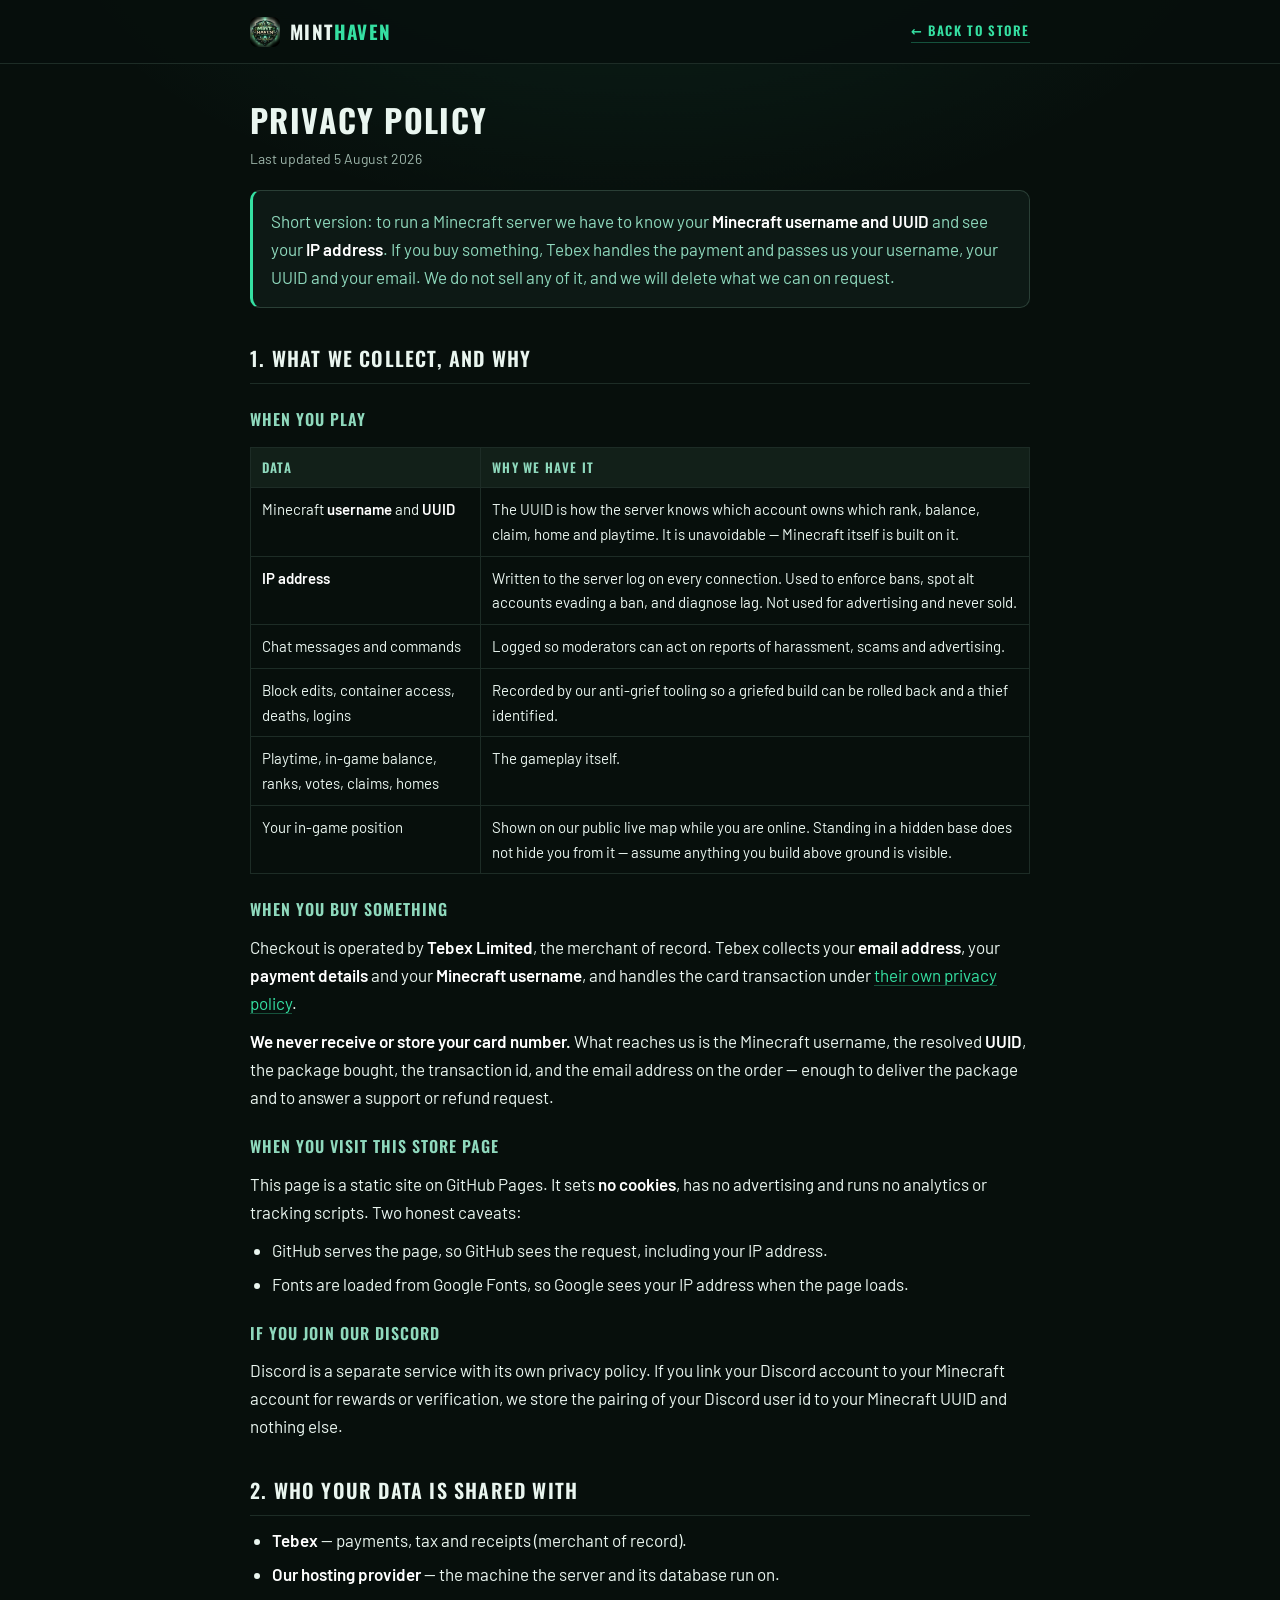
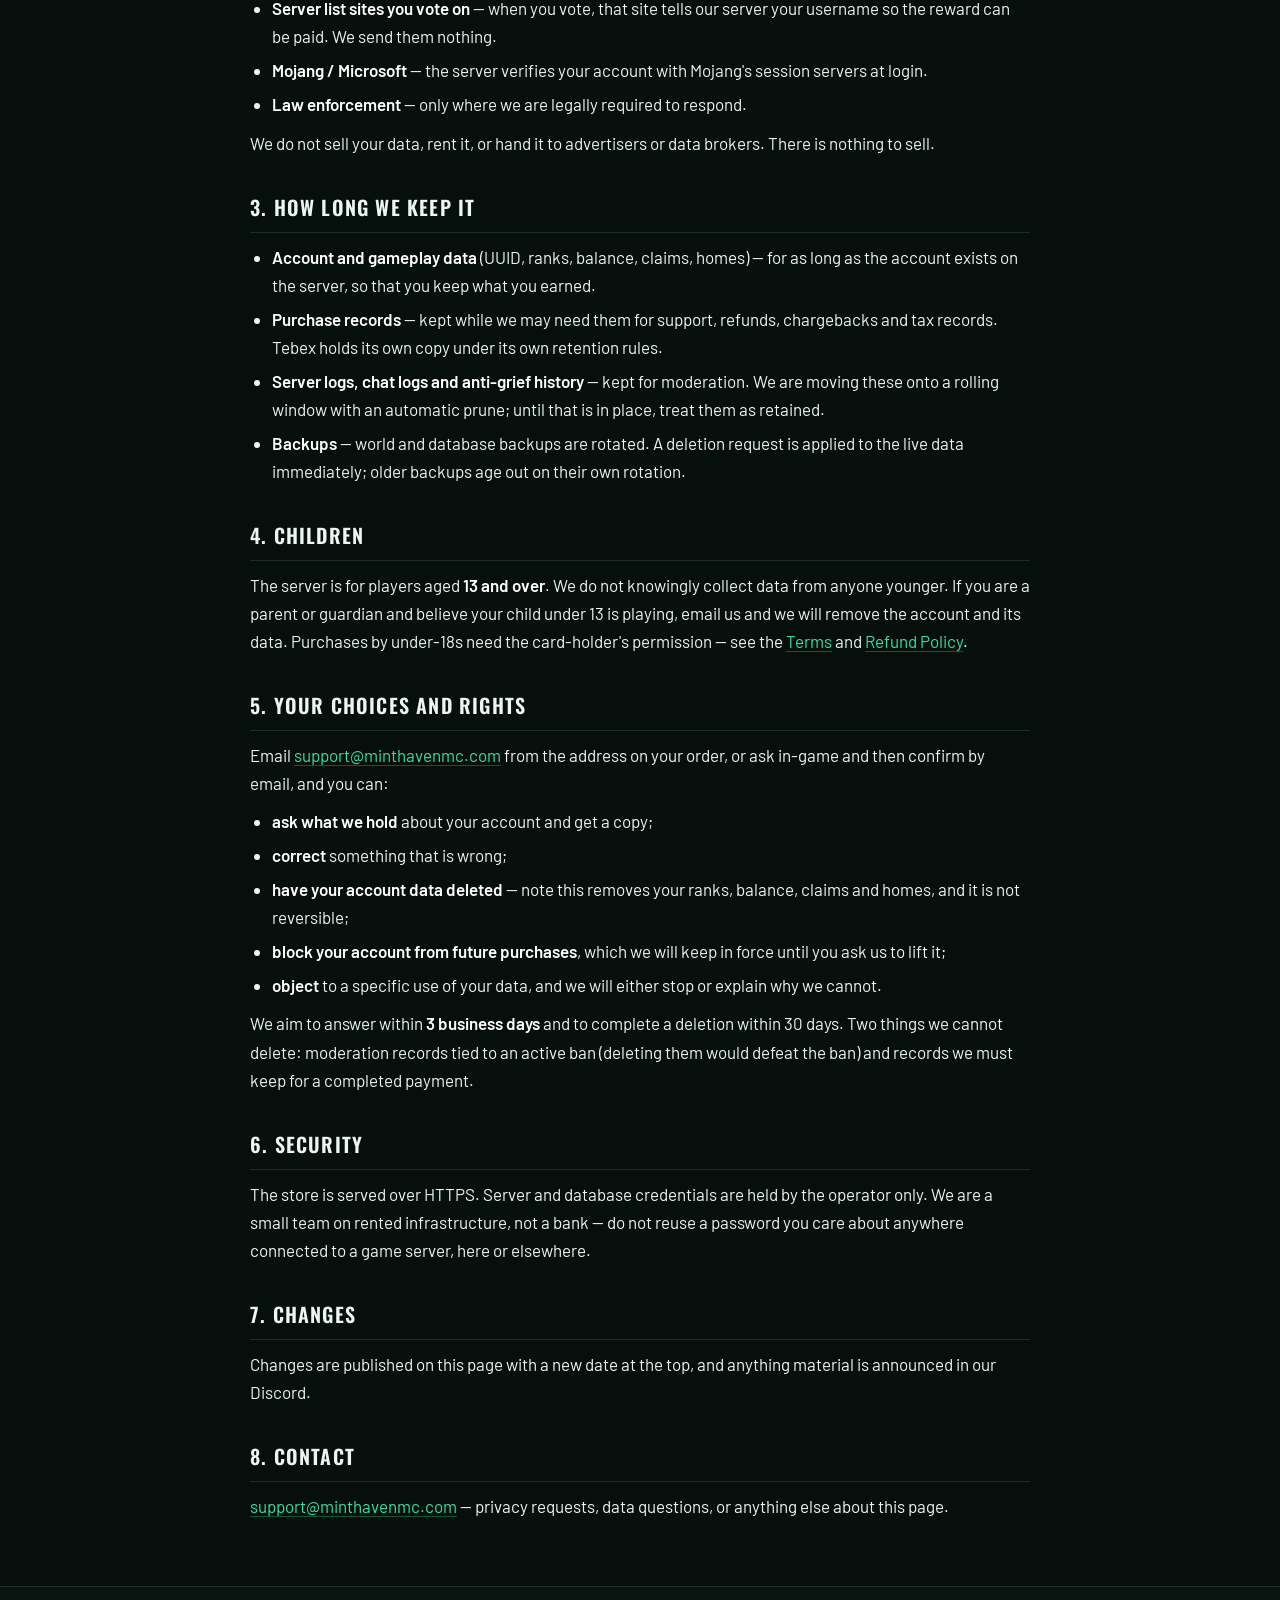
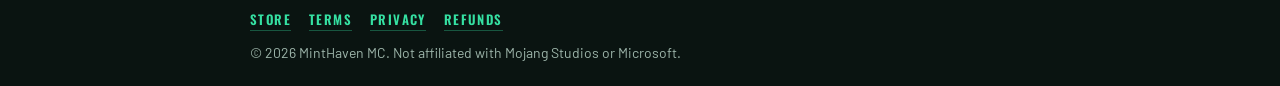
<file: privacy.html>
<!DOCTYPE html>
<html lang="en">
<head>
<meta charset="UTF-8">
<meta name="viewport" content="width=device-width, initial-scale=1.0">
<title>Privacy Policy — MintHaven MC</title>
<meta name="description" content="What data MintHaven MC collects when you play or buy — Minecraft username and UUID, IP address, email at checkout — who it is shared with, and how to have it deleted.">
<meta name="robots" content="index,follow">
<meta name="theme-color" content="#070f0c">
<link rel="canonical" href="https://store.minthavenmc.com/privacy.html">
<link rel="icon" type="image/png" href="assets/favicon.png">
<link rel="preconnect" href="https://fonts.googleapis.com">
<link rel="preconnect" href="https://fonts.gstatic.com" crossorigin>
<link href="https://fonts.googleapis.com/css2?family=Oswald:wght@500;600;700&family=Barlow:wght@400;500;600;700&display=swap" rel="stylesheet">
<link rel="stylesheet" href="assets/legal.css">
</head>
<body>

<header class="lhead">
  <div class="lhead-in">
    <a class="brand" href="/" aria-label="MintHaven — home"><img src="assets/emblem.jpg" alt=""><span>Mint<i>Haven</i></span></a>
    <a class="back" href="/">&larr; Back to store</a>
  </div>
</header>

<main>
  <h1>Privacy Policy</h1>
  <p class="updated">Last updated 5 August 2026</p>

  <div class="lede">
    Short version: to run a Minecraft server we have to know your <strong>Minecraft username and
    UUID</strong> and see your <strong>IP address</strong>. If you buy something, Tebex handles the
    payment and passes us your username, your UUID and your email. We do not sell any of it, and we
    will delete what we can on request.
  </div>

  <h2>1. What we collect, and why</h2>

  <h3>When you play</h3>
  <table>
    <tr><th>Data</th><th>Why we have it</th></tr>
    <tr><td>Minecraft <strong>username</strong> and <strong>UUID</strong></td><td>The UUID is how the server knows which account owns which rank, balance, claim, home and playtime. It is unavoidable — Minecraft itself is built on it.</td></tr>
    <tr><td><strong>IP address</strong></td><td>Written to the server log on every connection. Used to enforce bans, spot alt accounts evading a ban, and diagnose lag. Not used for advertising and never sold.</td></tr>
    <tr><td>Chat messages and commands</td><td>Logged so moderators can act on reports of harassment, scams and advertising.</td></tr>
    <tr><td>Block edits, container access, deaths, logins</td><td>Recorded by our anti-grief tooling so a griefed build can be rolled back and a thief identified.</td></tr>
    <tr><td>Playtime, in-game balance, ranks, votes, claims, homes</td><td>The gameplay itself.</td></tr>
    <tr><td>Your in-game position</td><td>Shown on our public live map while you are online. Standing in a hidden base does not hide you from it — assume anything you build above ground is visible.</td></tr>
  </table>

  <h3>When you buy something</h3>
  <p>
    Checkout is operated by <strong>Tebex Limited</strong>, the merchant of record. Tebex collects your
    <strong>email address</strong>, your <strong>payment details</strong> and your
    <strong>Minecraft username</strong>, and handles the card transaction under
    <a href="https://www.tebex.io/legal" target="_blank" rel="noopener">their own privacy policy</a>.
  </p>
  <p>
    <strong>We never receive or store your card number.</strong> What reaches us is the Minecraft
    username, the resolved <strong>UUID</strong>, the package bought, the transaction id, and the email
    address on the order — enough to deliver the package and to answer a support or refund request.
  </p>

  <h3>When you visit this store page</h3>
  <p>
    This page is a static site on GitHub Pages. It sets <strong>no cookies</strong>, has no advertising
    and runs no analytics or tracking scripts. Two honest caveats:
  </p>
  <ul>
    <li>GitHub serves the page, so GitHub sees the request, including your IP address.</li>
    <li>Fonts are loaded from Google Fonts, so Google sees your IP address when the page loads.</li>
  </ul>

  <h3>If you join our Discord</h3>
  <p>
    Discord is a separate service with its own privacy policy. If you link your Discord account to your
    Minecraft account for rewards or verification, we store the pairing of your Discord user id to your
    Minecraft UUID and nothing else.
  </p>

  <h2>2. Who your data is shared with</h2>
  <ul>
    <li><strong>Tebex</strong> — payments, tax and receipts (merchant of record).</li>
    <li><strong>Our hosting provider</strong> — the machine the server and its database run on.</li>
    <li><strong>Server list sites you vote on</strong> — when you vote, that site tells our server your username so the reward can be paid. We send them nothing.</li>
    <li><strong>Mojang / Microsoft</strong> — the server verifies your account with Mojang's session servers at login.</li>
    <li><strong>Law enforcement</strong> — only where we are legally required to respond.</li>
  </ul>
  <p>We do not sell your data, rent it, or hand it to advertisers or data brokers. There is nothing to sell.</p>

  <h2>3. How long we keep it</h2>
  <ul>
    <li><strong>Account and gameplay data</strong> (UUID, ranks, balance, claims, homes) — for as long as the account exists on the server, so that you keep what you earned.</li>
    <li><strong>Purchase records</strong> — kept while we may need them for support, refunds, chargebacks and tax records. Tebex holds its own copy under its own retention rules.</li>
    <li><strong>Server logs, chat logs and anti-grief history</strong> — kept for moderation. We are moving these onto a rolling window with an automatic prune; until that is in place, treat them as retained.</li>
    <li><strong>Backups</strong> — world and database backups are rotated. A deletion request is applied to the live data immediately; older backups age out on their own rotation.</li>
  </ul>

  <h2>4. Children</h2>
  <p>
    The server is for players aged <strong>13 and over</strong>. We do not knowingly collect data from
    anyone younger. If you are a parent or guardian and believe your child under 13 is playing, email us
    and we will remove the account and its data. Purchases by under-18s need the card-holder's
    permission — see the <a href="terms.html">Terms</a> and <a href="refund.html">Refund Policy</a>.
  </p>

  <h2>5. Your choices and rights</h2>
  <p>
    Email <a href="mailto:support@minthavenmc.com">support@minthavenmc.com</a> from the address on your
    order, or ask in-game and then confirm by email, and you can:
  </p>
  <ul>
    <li><strong>ask what we hold</strong> about your account and get a copy;</li>
    <li><strong>correct</strong> something that is wrong;</li>
    <li><strong>have your account data deleted</strong> — note this removes your ranks, balance, claims and homes, and it is not reversible;</li>
    <li><strong>block your account from future purchases</strong>, which we will keep in force until you ask us to lift it;</li>
    <li><strong>object</strong> to a specific use of your data, and we will either stop or explain why we cannot.</li>
  </ul>
  <p>
    We aim to answer within <strong>3 business days</strong> and to complete a deletion within 30 days.
    Two things we cannot delete: moderation records tied to an active ban (deleting them would defeat the
    ban) and records we must keep for a completed payment.
  </p>

  <h2>6. Security</h2>
  <p>
    The store is served over HTTPS. Server and database credentials are held by the operator only. We are
    a small team on rented infrastructure, not a bank — do not reuse a password you care about anywhere
    connected to a game server, here or elsewhere.
  </p>

  <h2>7. Changes</h2>
  <p>
    Changes are published on this page with a new date at the top, and anything material is announced in
    our Discord.
  </p>

  <h2>8. Contact</h2>
  <p>
    <a href="mailto:support@minthavenmc.com">support@minthavenmc.com</a> — privacy requests, data
    questions, or anything else about this page.
  </p>
</main>

<footer class="lfoot">
  <div class="lfoot-in">
    <nav>
      <a href="/">Store</a>
      <a href="terms.html">Terms</a>
      <a href="privacy.html">Privacy</a>
      <a href="refund.html">Refunds</a>
    </nav>
    &copy; 2026 MintHaven MC. Not affiliated with Mojang Studios or Microsoft.
  </div>
</footer>

</body>
</html>
</file>
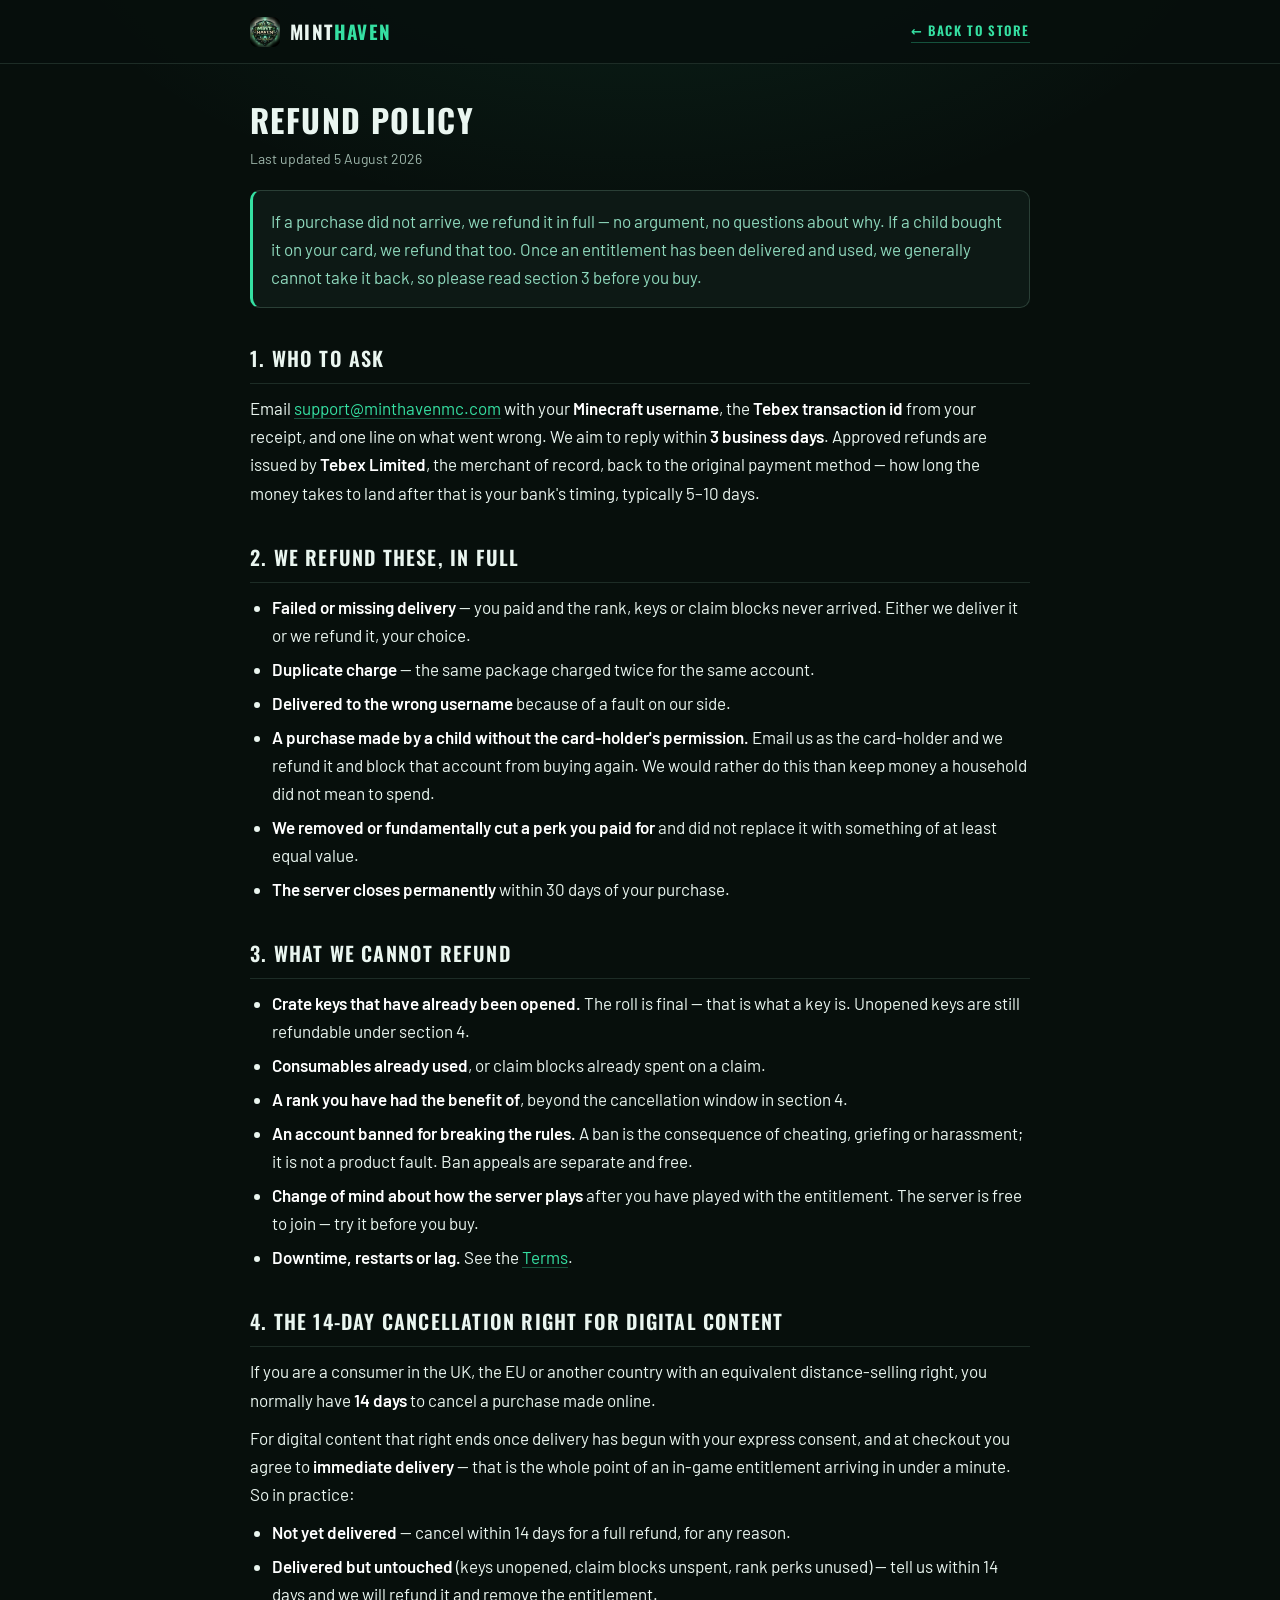
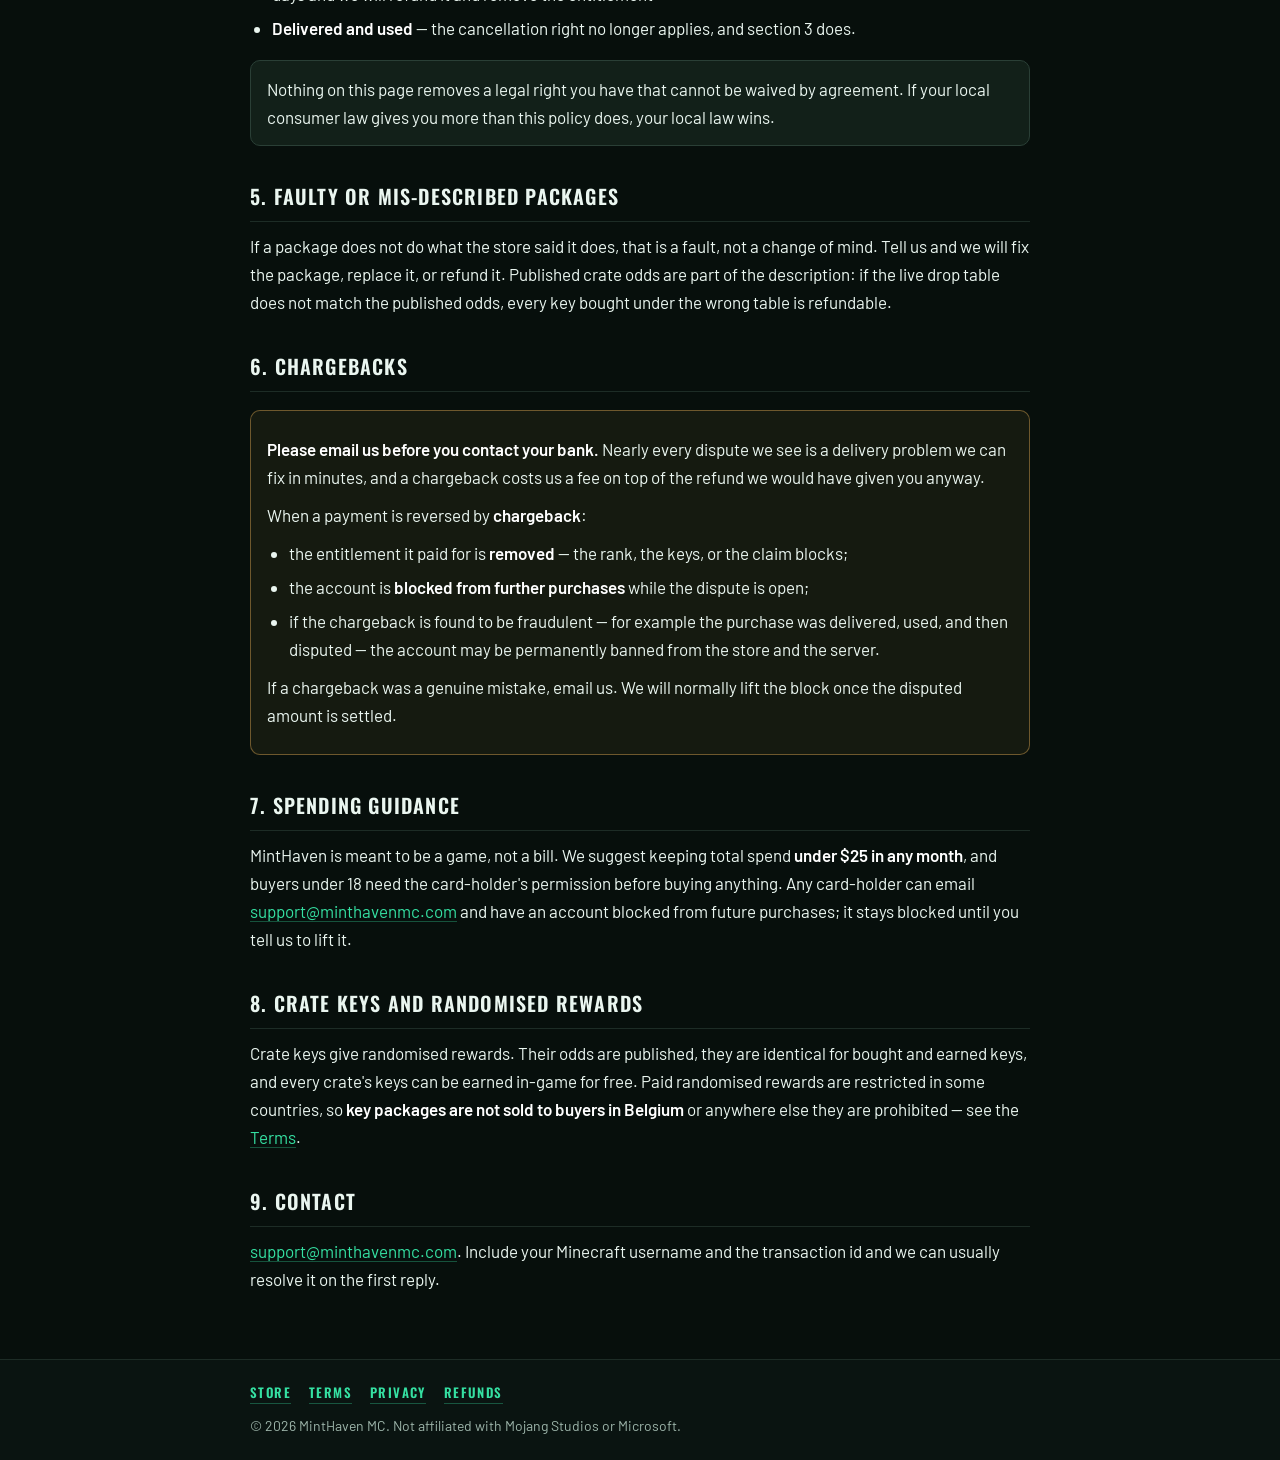
<file: refund.html>
<!DOCTYPE html>
<html lang="en">
<head>
<meta charset="UTF-8">
<meta name="viewport" content="width=device-width, initial-scale=1.0">
<title>Refund Policy — MintHaven MC</title>
<meta name="description" content="When MintHaven MC refunds a purchase: failed delivery, duplicate orders, purchases made by a child, the 14-day cancellation right for digital content, and what a chargeback does to your account.">
<meta name="robots" content="index,follow">
<meta name="theme-color" content="#070f0c">
<link rel="canonical" href="https://store.minthavenmc.com/refund.html">
<link rel="icon" type="image/png" href="assets/favicon.png">
<link rel="preconnect" href="https://fonts.googleapis.com">
<link rel="preconnect" href="https://fonts.gstatic.com" crossorigin>
<link href="https://fonts.googleapis.com/css2?family=Oswald:wght@500;600;700&family=Barlow:wght@400;500;600;700&display=swap" rel="stylesheet">
<link rel="stylesheet" href="assets/legal.css">
</head>
<body>

<header class="lhead">
  <div class="lhead-in">
    <a class="brand" href="/" aria-label="MintHaven — home"><img src="assets/emblem.jpg" alt=""><span>Mint<i>Haven</i></span></a>
    <a class="back" href="/">&larr; Back to store</a>
  </div>
</header>

<main>
  <h1>Refund Policy</h1>
  <p class="updated">Last updated 5 August 2026</p>

  <div class="lede">
    If a purchase did not arrive, we refund it in full — no argument, no questions about why. If a child
    bought it on your card, we refund that too. Once an entitlement has been delivered and used, we
    generally cannot take it back, so please read section 3 before you buy.
  </div>

  <h2>1. Who to ask</h2>
  <p>
    Email <a href="mailto:support@minthavenmc.com">support@minthavenmc.com</a> with your
    <strong>Minecraft username</strong>, the <strong>Tebex transaction id</strong> from your receipt, and
    one line on what went wrong. We aim to reply within <strong>3 business days</strong>. Approved refunds
    are issued by <strong>Tebex Limited</strong>, the merchant of record, back to the original payment
    method — how long the money takes to land after that is your bank's timing, typically 5–10 days.
  </p>

  <h2>2. We refund these, in full</h2>
  <ul>
    <li><strong>Failed or missing delivery</strong> — you paid and the rank, keys or claim blocks never
      arrived. Either we deliver it or we refund it, your choice.</li>
    <li><strong>Duplicate charge</strong> — the same package charged twice for the same account.</li>
    <li><strong>Delivered to the wrong username</strong> because of a fault on our side.</li>
    <li><strong>A purchase made by a child without the card-holder's permission.</strong> Email us as the
      card-holder and we refund it and block that account from buying again. We would rather do this than
      keep money a household did not mean to spend.</li>
    <li><strong>We removed or fundamentally cut a perk you paid for</strong> and did not replace it with
      something of at least equal value.</li>
    <li><strong>The server closes permanently</strong> within 30 days of your purchase.</li>
  </ul>

  <h2>3. What we cannot refund</h2>
  <ul>
    <li><strong>Crate keys that have already been opened.</strong> The roll is final — that is what a key
      is. Unopened keys are still refundable under section 4.</li>
    <li><strong>Consumables already used</strong>, or claim blocks already spent on a claim.</li>
    <li><strong>A rank you have had the benefit of</strong>, beyond the cancellation window in section 4.</li>
    <li><strong>An account banned for breaking the rules.</strong> A ban is the consequence of cheating,
      griefing or harassment; it is not a product fault. Ban appeals are separate and free.</li>
    <li><strong>Change of mind about how the server plays</strong> after you have played with the
      entitlement. The server is free to join — try it before you buy.</li>
    <li><strong>Downtime, restarts or lag.</strong> See the <a href="terms.html">Terms</a>.</li>
  </ul>

  <h2>4. The 14-day cancellation right for digital content</h2>
  <p>
    If you are a consumer in the UK, the EU or another country with an equivalent distance-selling right,
    you normally have <strong>14 days</strong> to cancel a purchase made online.
  </p>
  <p>
    For digital content that right ends once delivery has begun with your express consent, and at checkout
    you agree to <strong>immediate delivery</strong> — that is the whole point of an in-game entitlement
    arriving in under a minute. So in practice:
  </p>
  <ul>
    <li><strong>Not yet delivered</strong> — cancel within 14 days for a full refund, for any reason.</li>
    <li><strong>Delivered but untouched</strong> (keys unopened, claim blocks unspent, rank perks unused) —
      tell us within 14 days and we will refund it and remove the entitlement.</li>
    <li><strong>Delivered and used</strong> — the cancellation right no longer applies, and section 3 does.</li>
  </ul>
  <div class="note">
    Nothing on this page removes a legal right you have that cannot be waived by agreement. If your local
    consumer law gives you more than this policy does, your local law wins.
  </div>

  <h2>5. Faulty or mis-described packages</h2>
  <p>
    If a package does not do what the store said it does, that is a fault, not a change of mind. Tell us
    and we will fix the package, replace it, or refund it. Published crate odds are part of the
    description: if the live drop table does not match the published odds, every key bought under the
    wrong table is refundable.
  </p>

  <h2>6. Chargebacks</h2>
  <div class="note warn">
    <p>
      <strong>Please email us before you contact your bank.</strong> Nearly every dispute we see is a
      delivery problem we can fix in minutes, and a chargeback costs us a fee on top of the refund we
      would have given you anyway.
    </p>
    <p>When a payment is reversed by <strong>chargeback</strong>:</p>
    <ul>
      <li>the entitlement it paid for is <strong>removed</strong> — the rank, the keys, or the claim blocks;</li>
      <li>the account is <strong>blocked from further purchases</strong> while the dispute is open;</li>
      <li>if the chargeback is found to be fraudulent — for example the purchase was delivered, used, and
        then disputed — the account may be permanently banned from the store and the server.</li>
    </ul>
    <p>
      If a chargeback was a genuine mistake, email us. We will normally lift the block once the disputed
      amount is settled.
    </p>
  </div>

  <h2>7. Spending guidance</h2>
  <p>
    MintHaven is meant to be a game, not a bill. We suggest keeping total spend
    <strong>under $25 in any month</strong>, and buyers under 18 need the card-holder's permission before
    buying anything. Any card-holder can email
    <a href="mailto:support@minthavenmc.com">support@minthavenmc.com</a> and have an account blocked from
    future purchases; it stays blocked until you tell us to lift it.
  </p>

  <h2>8. Crate keys and randomised rewards</h2>
  <p>
    Crate keys give randomised rewards. Their odds are published, they are identical for bought and
    earned keys, and every crate's keys can be earned in-game for free. Paid randomised rewards are
    restricted in some countries, so <strong>key packages are not sold to buyers in Belgium</strong> or
    anywhere else they are prohibited — see the <a href="terms.html">Terms</a>.
  </p>

  <h2>9. Contact</h2>
  <p>
    <a href="mailto:support@minthavenmc.com">support@minthavenmc.com</a>. Include your Minecraft username
    and the transaction id and we can usually resolve it on the first reply.
  </p>
</main>

<footer class="lfoot">
  <div class="lfoot-in">
    <nav>
      <a href="/">Store</a>
      <a href="terms.html">Terms</a>
      <a href="privacy.html">Privacy</a>
      <a href="refund.html">Refunds</a>
    </nav>
    &copy; 2026 MintHaven MC. Not affiliated with Mojang Studios or Microsoft.
  </div>
</footer>

</body>
</html>
</file>
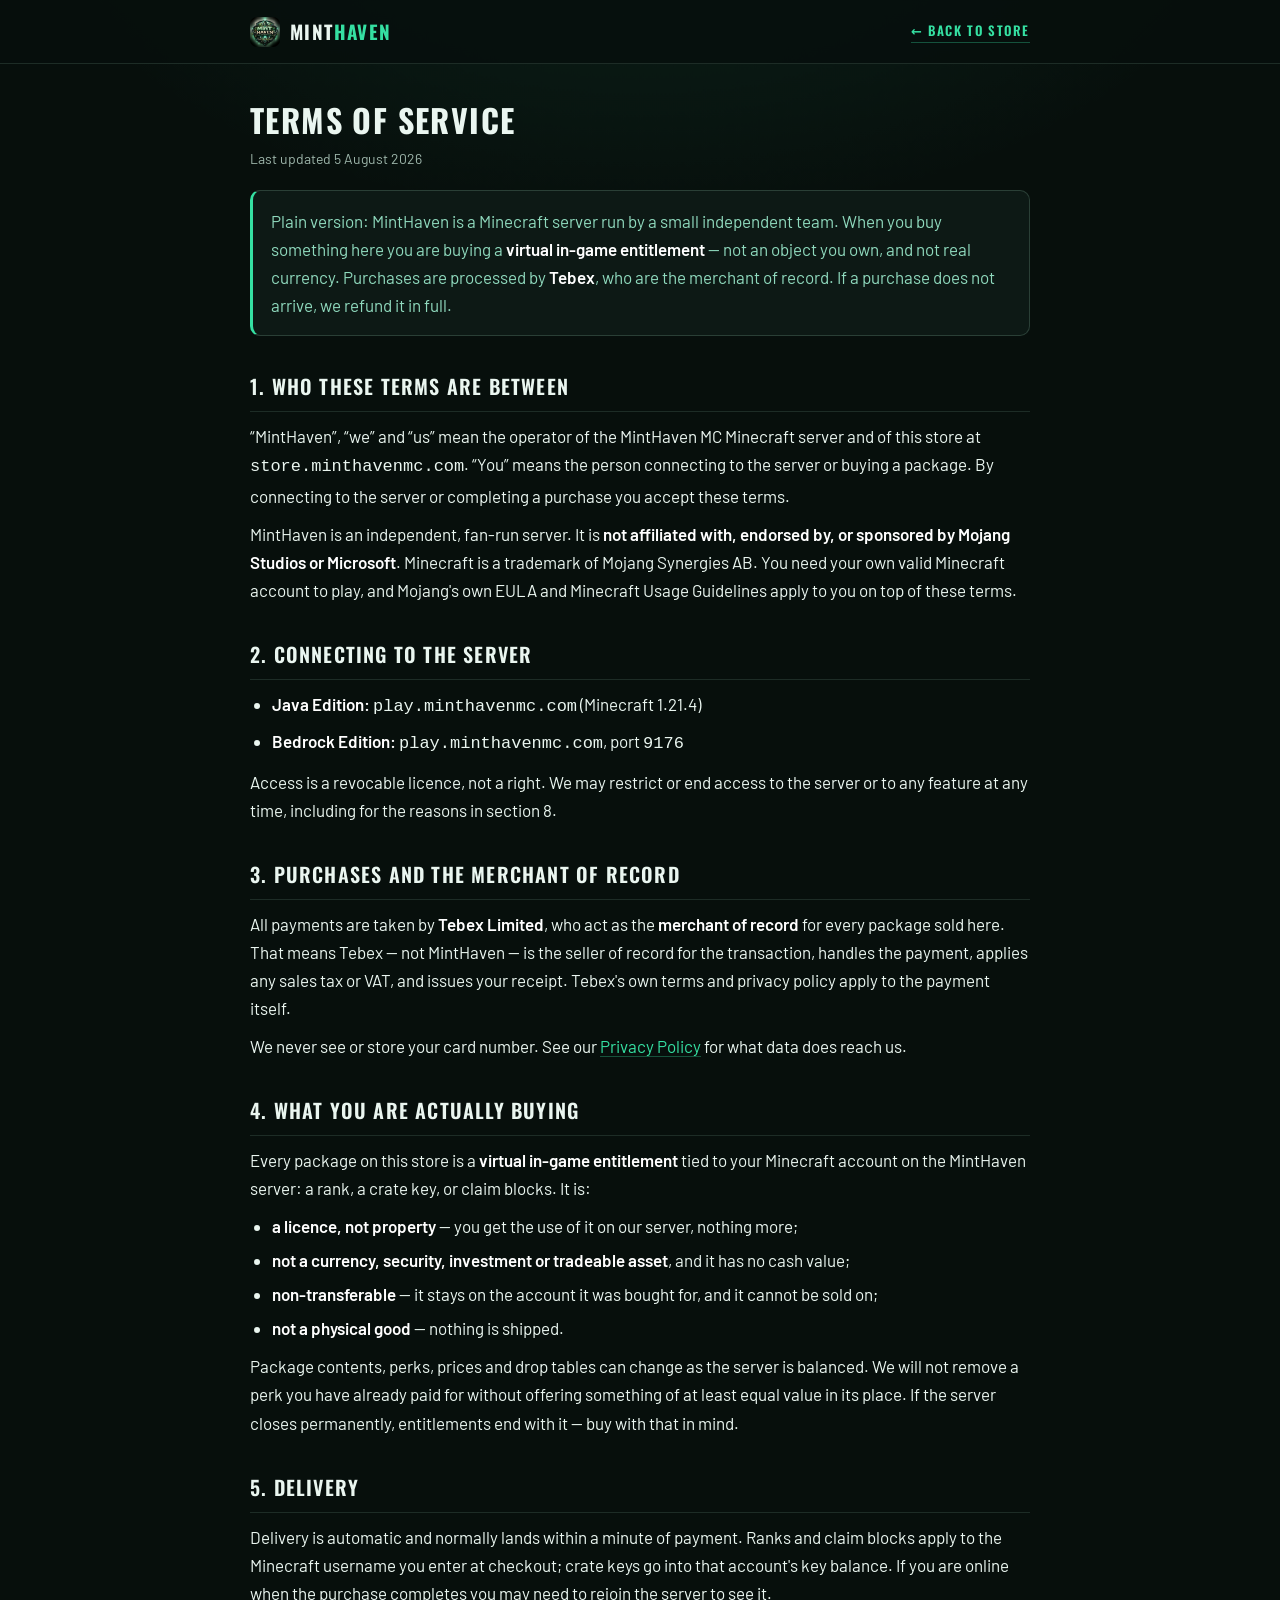
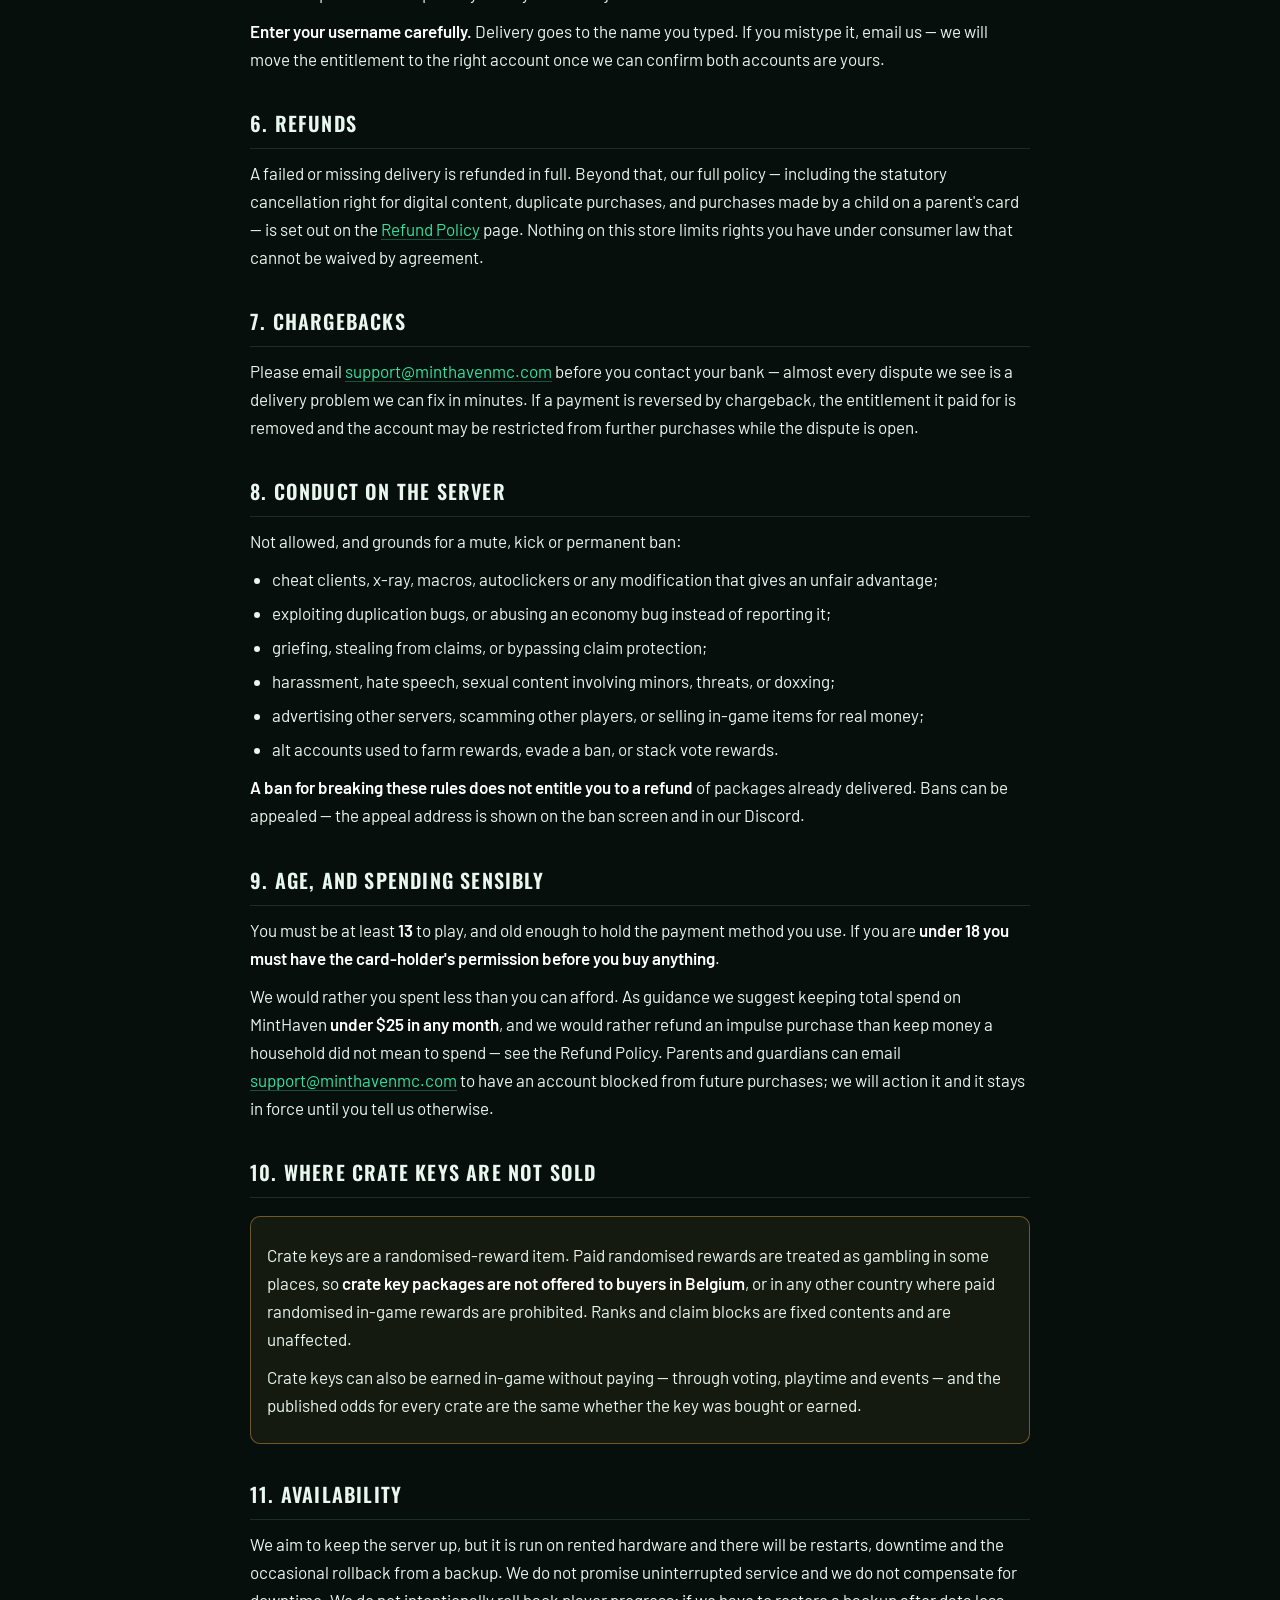
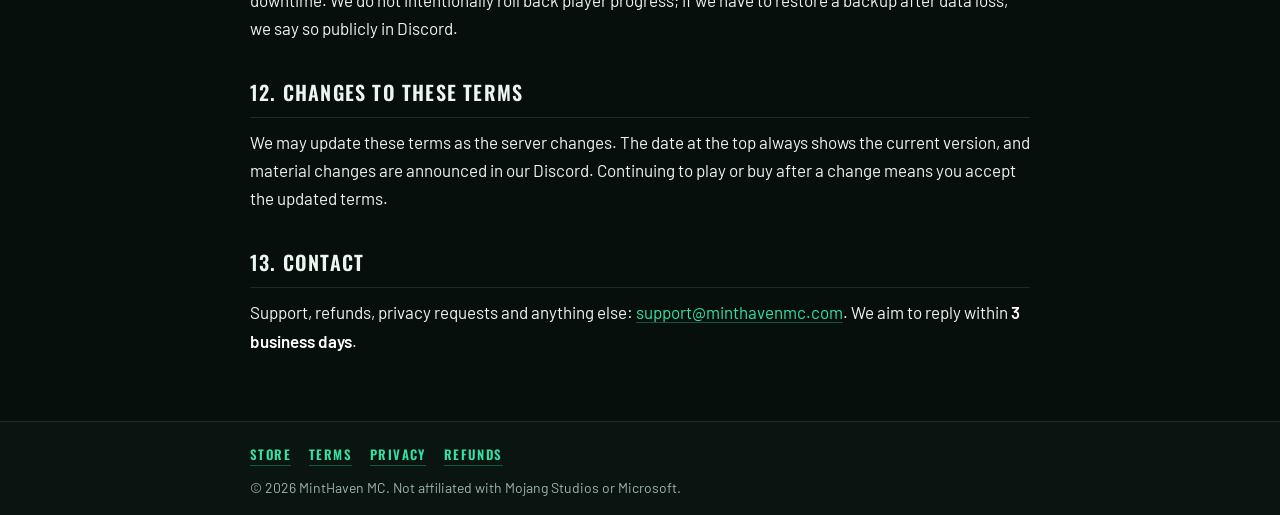
<file: terms.html>
<!DOCTYPE html>
<html lang="en">
<head>
<meta charset="UTF-8">
<meta name="viewport" content="width=device-width, initial-scale=1.0">
<title>Terms of Service — MintHaven MC</title>
<meta name="description" content="The terms that apply to playing on MintHaven MC and to buying a rank, crate key or claim blocks from the MintHaven store.">
<meta name="robots" content="index,follow">
<meta name="theme-color" content="#070f0c">
<link rel="canonical" href="https://store.minthavenmc.com/terms.html">
<link rel="icon" type="image/png" href="assets/favicon.png">
<link rel="preconnect" href="https://fonts.googleapis.com">
<link rel="preconnect" href="https://fonts.gstatic.com" crossorigin>
<link href="https://fonts.googleapis.com/css2?family=Oswald:wght@500;600;700&family=Barlow:wght@400;500;600;700&display=swap" rel="stylesheet">
<link rel="stylesheet" href="assets/legal.css">
</head>
<body>

<header class="lhead">
  <div class="lhead-in">
    <a class="brand" href="/" aria-label="MintHaven — home"><img src="assets/emblem.jpg" alt=""><span>Mint<i>Haven</i></span></a>
    <a class="back" href="/">&larr; Back to store</a>
  </div>
</header>

<main>
  <h1>Terms of Service</h1>
  <p class="updated">Last updated 5 August 2026</p>

  <div class="lede">
    Plain version: MintHaven is a Minecraft server run by a small independent team. When you buy
    something here you are buying a <strong>virtual in-game entitlement</strong> — not an object you
    own, and not real currency. Purchases are processed by <strong>Tebex</strong>, who are the
    merchant of record. If a purchase does not arrive, we refund it in full.
  </div>

  <h2>1. Who these terms are between</h2>
  <p>
    &ldquo;MintHaven&rdquo;, &ldquo;we&rdquo; and &ldquo;us&rdquo; mean the operator of the MintHaven MC
    Minecraft server and of this store at <code>store.minthavenmc.com</code>. &ldquo;You&rdquo; means
    the person connecting to the server or buying a package. By connecting to the server or completing
    a purchase you accept these terms.
  </p>
  <p>
    MintHaven is an independent, fan-run server. It is <strong>not affiliated with, endorsed by, or
    sponsored by Mojang Studios or Microsoft</strong>. Minecraft is a trademark of Mojang Synergies AB.
    You need your own valid Minecraft account to play, and Mojang's own EULA and Minecraft Usage
    Guidelines apply to you on top of these terms.
  </p>

  <h2>2. Connecting to the server</h2>
  <ul>
    <li><strong>Java Edition:</strong> <code>play.minthavenmc.com</code> (Minecraft 1.21.4)</li>
    <li><strong>Bedrock Edition:</strong> <code>play.minthavenmc.com</code>, port <code>9176</code></li>
  </ul>
  <p>
    Access is a revocable licence, not a right. We may restrict or end access to the server or to any
    feature at any time, including for the reasons in section 8.
  </p>

  <h2>3. Purchases and the merchant of record</h2>
  <p>
    All payments are taken by <strong>Tebex Limited</strong>, who act as the
    <strong>merchant of record</strong> for every package sold here. That means Tebex — not MintHaven —
    is the seller of record for the transaction, handles the payment, applies any sales tax or VAT,
    and issues your receipt. Tebex's own terms and privacy policy apply to the payment itself.
  </p>
  <p>
    We never see or store your card number. See our <a href="privacy.html">Privacy Policy</a> for what
    data does reach us.
  </p>

  <h2>4. What you are actually buying</h2>
  <p>
    Every package on this store is a <strong>virtual in-game entitlement</strong> tied to your Minecraft
    account on the MintHaven server: a rank, a crate key, or claim blocks. It is:
  </p>
  <ul>
    <li><strong>a licence, not property</strong> — you get the use of it on our server, nothing more;</li>
    <li><strong>not a currency, security, investment or tradeable asset</strong>, and it has no cash value;</li>
    <li><strong>non-transferable</strong> — it stays on the account it was bought for, and it cannot be sold on;</li>
    <li><strong>not a physical good</strong> — nothing is shipped.</li>
  </ul>
  <p>
    Package contents, perks, prices and drop tables can change as the server is balanced. We will not
    remove a perk you have already paid for without offering something of at least equal value in its
    place. If the server closes permanently, entitlements end with it — buy with that in mind.
  </p>

  <h2>5. Delivery</h2>
  <p>
    Delivery is automatic and normally lands within a minute of payment. Ranks and claim blocks apply to
    the Minecraft username you enter at checkout; crate keys go into that account's key balance. If you
    are online when the purchase completes you may need to rejoin the server to see it.
  </p>
  <p>
    <strong>Enter your username carefully.</strong> Delivery goes to the name you typed. If you mistype
    it, email us — we will move the entitlement to the right account once we can confirm both accounts
    are yours.
  </p>

  <h2>6. Refunds</h2>
  <p>
    A failed or missing delivery is refunded in full. Beyond that, our full policy — including the
    statutory cancellation right for digital content, duplicate purchases, and purchases made by a
    child on a parent's card — is set out on the <a href="refund.html">Refund Policy</a> page. Nothing
    on this store limits rights you have under consumer law that cannot be waived by agreement.
  </p>

  <h2>7. Chargebacks</h2>
  <p>
    Please email <a href="mailto:support@minthavenmc.com">support@minthavenmc.com</a> before you contact
    your bank — almost every dispute we see is a delivery problem we can fix in minutes. If a payment is
    reversed by chargeback, the entitlement it paid for is removed and the account may be restricted
    from further purchases while the dispute is open.
  </p>

  <h2>8. Conduct on the server</h2>
  <p>Not allowed, and grounds for a mute, kick or permanent ban:</p>
  <ul>
    <li>cheat clients, x-ray, macros, autoclickers or any modification that gives an unfair advantage;</li>
    <li>exploiting duplication bugs, or abusing an economy bug instead of reporting it;</li>
    <li>griefing, stealing from claims, or bypassing claim protection;</li>
    <li>harassment, hate speech, sexual content involving minors, threats, or doxxing;</li>
    <li>advertising other servers, scamming other players, or selling in-game items for real money;</li>
    <li>alt accounts used to farm rewards, evade a ban, or stack vote rewards.</li>
  </ul>
  <p>
    <strong>A ban for breaking these rules does not entitle you to a refund</strong> of packages already
    delivered. Bans can be appealed — the appeal address is shown on the ban screen and in our Discord.
  </p>

  <h2>9. Age, and spending sensibly</h2>
  <p>
    You must be at least <strong>13</strong> to play, and old enough to hold the payment method you use.
    If you are <strong>under 18 you must have the card-holder's permission before you buy anything</strong>.
  </p>
  <p>
    We would rather you spent less than you can afford. As guidance we suggest keeping total spend on
    MintHaven <strong>under $25 in any month</strong>, and we would rather refund an impulse purchase than
    keep money a household did not mean to spend — see the Refund Policy. Parents and guardians can email
    <a href="mailto:support@minthavenmc.com">support@minthavenmc.com</a> to have an account blocked from
    future purchases; we will action it and it stays in force until you tell us otherwise.
  </p>

  <h2>10. Where crate keys are not sold</h2>
  <div class="note warn">
    <p>
      Crate keys are a randomised-reward item. Paid randomised rewards are treated as gambling in some
      places, so <strong>crate key packages are not offered to buyers in Belgium</strong>, or in any other
      country where paid randomised in-game rewards are prohibited. Ranks and claim blocks are fixed
      contents and are unaffected.
    </p>
    <p>
      Crate keys can also be earned in-game without paying — through voting, playtime and events — and
      the published odds for every crate are the same whether the key was bought or earned.
    </p>
  </div>

  <h2>11. Availability</h2>
  <p>
    We aim to keep the server up, but it is run on rented hardware and there will be restarts, downtime
    and the occasional rollback from a backup. We do not promise uninterrupted service and we do not
    compensate for downtime. We do not intentionally roll back player progress; if we have to restore a
    backup after data loss, we say so publicly in Discord.
  </p>

  <h2>12. Changes to these terms</h2>
  <p>
    We may update these terms as the server changes. The date at the top always shows the current
    version, and material changes are announced in our Discord. Continuing to play or buy after a change
    means you accept the updated terms.
  </p>

  <h2>13. Contact</h2>
  <p>
    Support, refunds, privacy requests and anything else:
    <a href="mailto:support@minthavenmc.com">support@minthavenmc.com</a>. We aim to reply within
    <strong>3 business days</strong>.
  </p>
</main>

<footer class="lfoot">
  <div class="lfoot-in">
    <nav>
      <a href="/">Store</a>
      <a href="terms.html">Terms</a>
      <a href="privacy.html">Privacy</a>
      <a href="refund.html">Refunds</a>
    </nav>
    &copy; 2026 MintHaven MC. Not affiliated with Mojang Studios or Microsoft.
  </div>
</footer>

</body>
</html>
</file>
<file: assets/legal.css>
/* Shared shell for the legal pages (terms / privacy / refund).
   Same tokens as index.html so the pages read as one site, but standalone —
   these must load even if the storefront's inline app script never runs. */
:root{
  --bg:#070f0c; --bg2:#0a1411; --panel:#0d1915; --panel-2:#122019;
  --line:#1d2c26; --line-2:#2a3f36;
  --mint:#35e0a2; --mint-dim:#8fd9bd; --mint-deep:#17835c;
  --text:#eaf6f0; --muted:#9db5aa;
  --disp:"Oswald",system-ui,sans-serif;
  --body:"Barlow",system-ui,sans-serif;
  --r:10px;
}
*{margin:0;padding:0;box-sizing:border-box}
html{background:var(--bg)}
body{
  font-family:var(--body);font-size:17px;line-height:1.65;color:var(--text);
  background:
    radial-gradient(900px 520px at 50% -140px, rgba(53,224,162,.10), transparent 70%),
    var(--bg);
  min-height:100vh;display:flex;flex-direction:column;
  -webkit-font-smoothing:antialiased;
}
a{color:var(--mint);text-decoration:none;border-bottom:1px solid rgba(53,224,162,.32)}
a:hover{border-bottom-color:var(--mint)}

/* header */
.lhead{border-bottom:1px solid var(--line);background:rgba(7,15,12,.85)}
.lhead-in{max-width:820px;margin:0 auto;padding:16px 20px;display:flex;align-items:center;gap:14px}
.brand{display:flex;align-items:center;gap:10px;border:0}
.brand img{width:30px;height:30px;border-radius:7px;display:block}
.brand span{font-family:var(--disp);font-weight:700;font-size:19px;letter-spacing:1.4px;text-transform:uppercase;color:var(--text)}
.brand span i{color:var(--mint);font-style:normal}
.lhead .back{margin-left:auto;font-family:var(--disp);font-weight:600;font-size:13px;letter-spacing:1.6px;text-transform:uppercase}

/* body */
main{flex:1;max-width:820px;margin:0 auto;padding:38px 20px 56px;width:100%}
h1{font-family:var(--disp);font-weight:700;font-size:32px;letter-spacing:1.4px;text-transform:uppercase;line-height:1.15}
.updated{margin-top:8px;color:var(--muted);font-size:14px}
.lede{margin-top:20px;padding:16px 18px;border:1px solid var(--line-2);border-left:3px solid var(--mint);
  border-radius:var(--r);background:var(--panel);color:var(--mint-dim)}
h2{font-family:var(--disp);font-weight:600;font-size:20px;letter-spacing:1.2px;text-transform:uppercase;
  margin:34px 0 10px;padding-bottom:8px;border-bottom:1px solid var(--line)}
h3{font-family:var(--disp);font-weight:600;font-size:16px;letter-spacing:1px;text-transform:uppercase;margin:22px 0 6px;color:var(--mint-dim)}
p{margin:10px 0}
ul,ol{margin:10px 0 10px 22px}
li{margin:6px 0}
strong{color:#fff;font-weight:600}
.note{margin:18px 0;padding:14px 16px;border:1px solid var(--line-2);border-radius:var(--r);background:var(--panel-2)}
.note.warn{border-color:rgba(255,193,94,.38);background:rgba(255,193,94,.06)}
table{width:100%;border-collapse:collapse;margin:14px 0;font-size:15px;display:block;overflow-x:auto}
th,td{border:1px solid var(--line);padding:9px 11px;text-align:left;vertical-align:top}
th{font-family:var(--disp);font-weight:600;font-size:13px;letter-spacing:1.2px;text-transform:uppercase;background:var(--panel-2);color:var(--mint-dim)}

/* footer */
.lfoot{border-top:1px solid var(--line);background:var(--bg2)}
.lfoot-in{max-width:820px;margin:0 auto;padding:22px 20px;color:var(--muted);font-size:14px}
.lfoot-in nav{display:flex;flex-wrap:wrap;gap:8px 18px;margin-bottom:10px;
  font-family:var(--disp);font-weight:600;font-size:13px;letter-spacing:1.4px;text-transform:uppercase}
@media(max-width:600px){ body{font-size:16px} h1{font-size:26px} main{padding-top:28px} }
</file>
